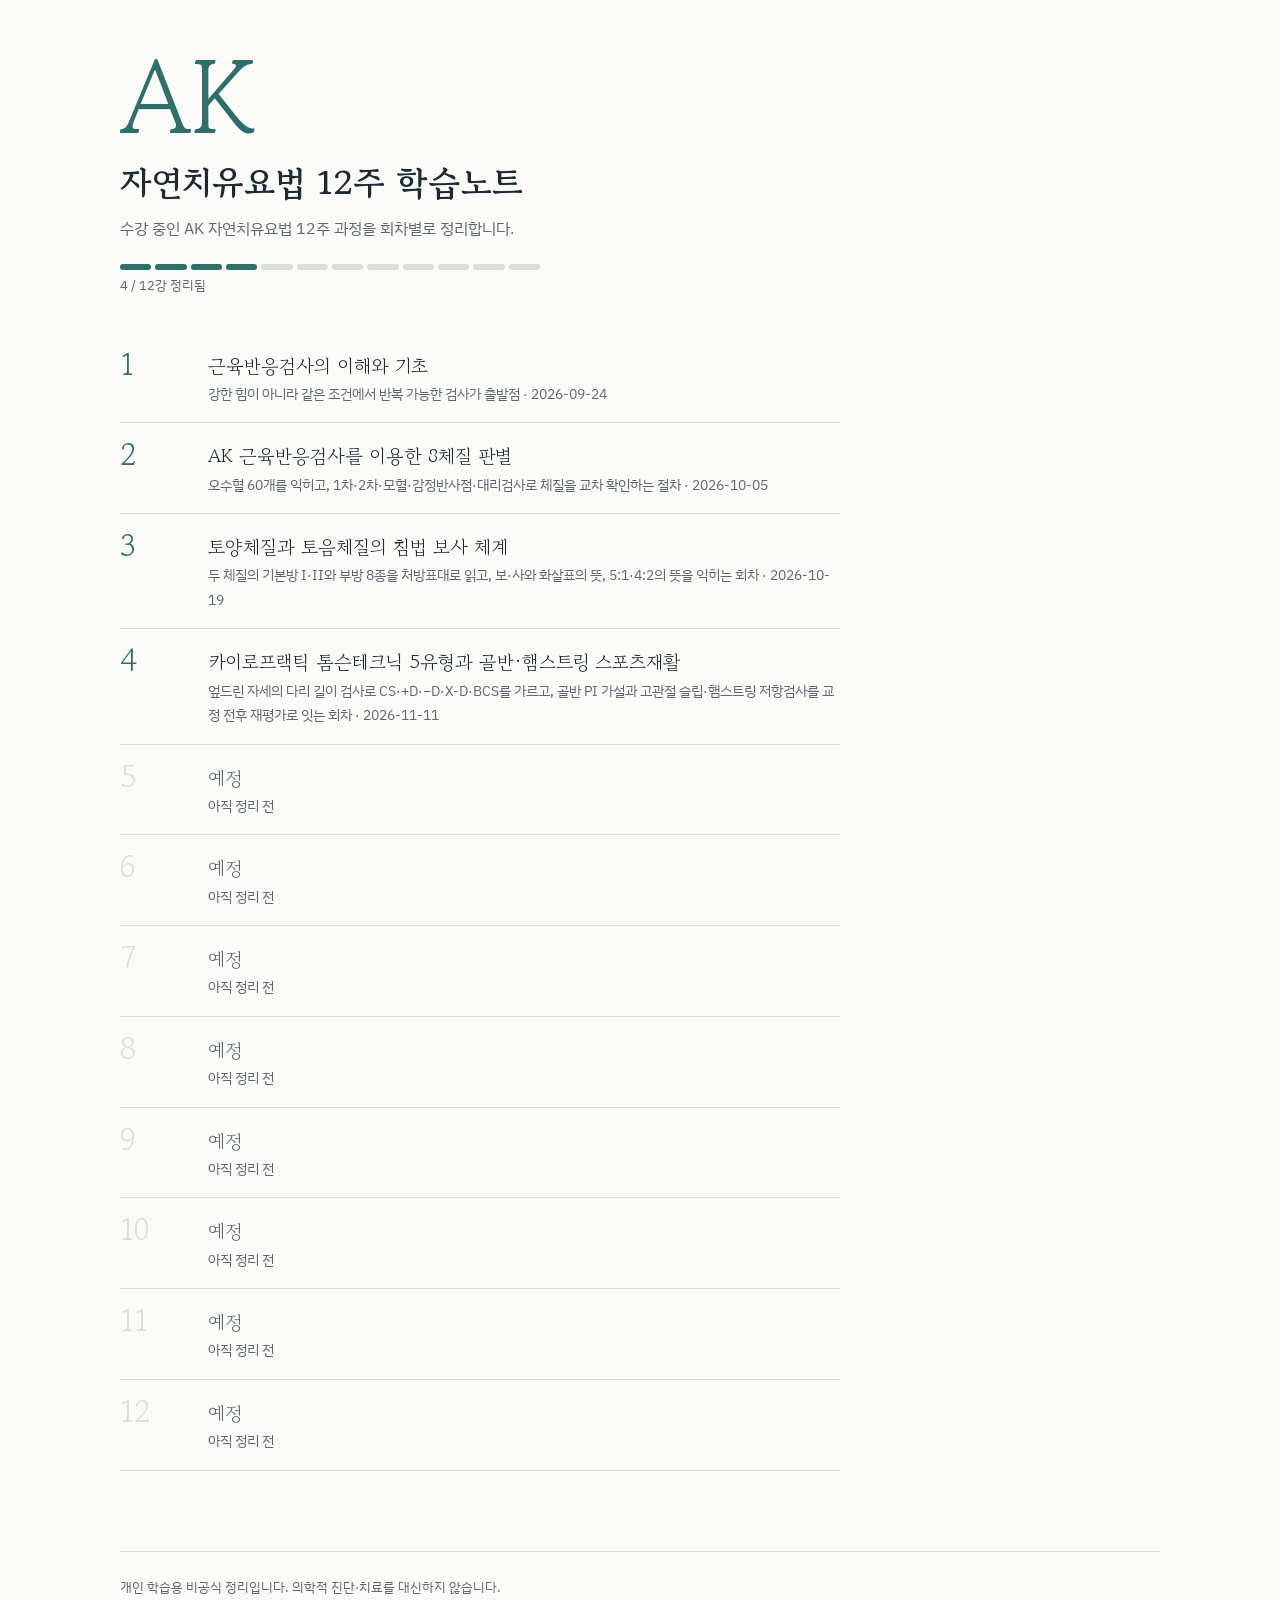
<file: index.html>
<!doctype html><html lang="ko"><head><meta charset="utf-8"><meta name="viewport" content="width=device-width,initial-scale=1,viewport-fit=cover"><title>AK 자연치유요법 학습노트</title><link rel="preconnect" href="https://fonts.googleapis.com"><link rel="preconnect" href="https://fonts.gstatic.com" crossorigin><link href="https://fonts.googleapis.com/css2?family=Gowun+Batang:wght@400;700&family=IBM+Plex+Sans+KR:wght@400;600&display=swap" rel="stylesheet"><link rel="stylesheet" href="assets/style.css"></head><body><div class="wrap"><header class="hero"><p class="num">AK</p><h1>자연치유요법 12주 학습노트</h1><p>수강 중인 AK 자연치유요법 12주 과정을 회차별로 정리합니다.</p><div class="track" aria-hidden="true"><span class="done"></span><span class="done"></span><span class="done"></span><span class="done"></span><span class=""></span><span class=""></span><span class=""></span><span class=""></span><span class=""></span><span class=""></span><span class=""></span><span class=""></span></div><div class="tracklabel">4 / 12강 정리됨</div></header><ol class="course"><li><div class="n">1</div><div><div class="t"><a href="lectures/01.html">근육반응검사의 이해와 기초</a></div><div class="s">강한 힘이 아니라 같은 조건에서 반복 가능한 검사가 출발점 · 2026-09-24</div></div></li><li><div class="n">2</div><div><div class="t"><a href="lectures/02.html">AK 근육반응검사를 이용한 8체질 판별</a></div><div class="s">오수혈 60개를 익히고, 1차·2차·모혈·감정반사점·대리검사로 체질을 교차 확인하는 절차 · 2026-10-05</div></div></li><li><div class="n">3</div><div><div class="t"><a href="lectures/03.html">토양체질과 토음체질의 침법 보사 체계</a></div><div class="s">두 체질의 기본방 I·II와 부방 8종을 처방표대로 읽고, 보·사와 화살표의 뜻, 5:1·4:2의 뜻을 익히는 회차 · 2026-10-19</div></div></li><li><div class="n">4</div><div><div class="t"><a href="lectures/04.html">카이로프랙틱 톰슨테크닉 5유형과 골반·햄스트링 스포츠재활</a></div><div class="s">엎드린 자세의 다리 길이 검사로 CS·+D·−D·X-D·BCS를 가르고, 골반 PI 가설과 고관절 슬립·햄스트링 저항검사를 교정 전후 재평가로 잇는 회차 · 2026-11-11</div></div></li><li class="todo"><div class="n">5</div><div><div class="t">예정</div><div class="s">아직 정리 전</div></div></li><li class="todo"><div class="n">6</div><div><div class="t">예정</div><div class="s">아직 정리 전</div></div></li><li class="todo"><div class="n">7</div><div><div class="t">예정</div><div class="s">아직 정리 전</div></div></li><li class="todo"><div class="n">8</div><div><div class="t">예정</div><div class="s">아직 정리 전</div></div></li><li class="todo"><div class="n">9</div><div><div class="t">예정</div><div class="s">아직 정리 전</div></div></li><li class="todo"><div class="n">10</div><div><div class="t">예정</div><div class="s">아직 정리 전</div></div></li><li class="todo"><div class="n">11</div><div><div class="t">예정</div><div class="s">아직 정리 전</div></div></li><li class="todo"><div class="n">12</div><div><div class="t">예정</div><div class="s">아직 정리 전</div></div></li></ol><footer>개인 학습용 비공식 정리입니다. 의학적 진단·치료를 대신하지 않습니다.</footer></div></body></html>
</file>
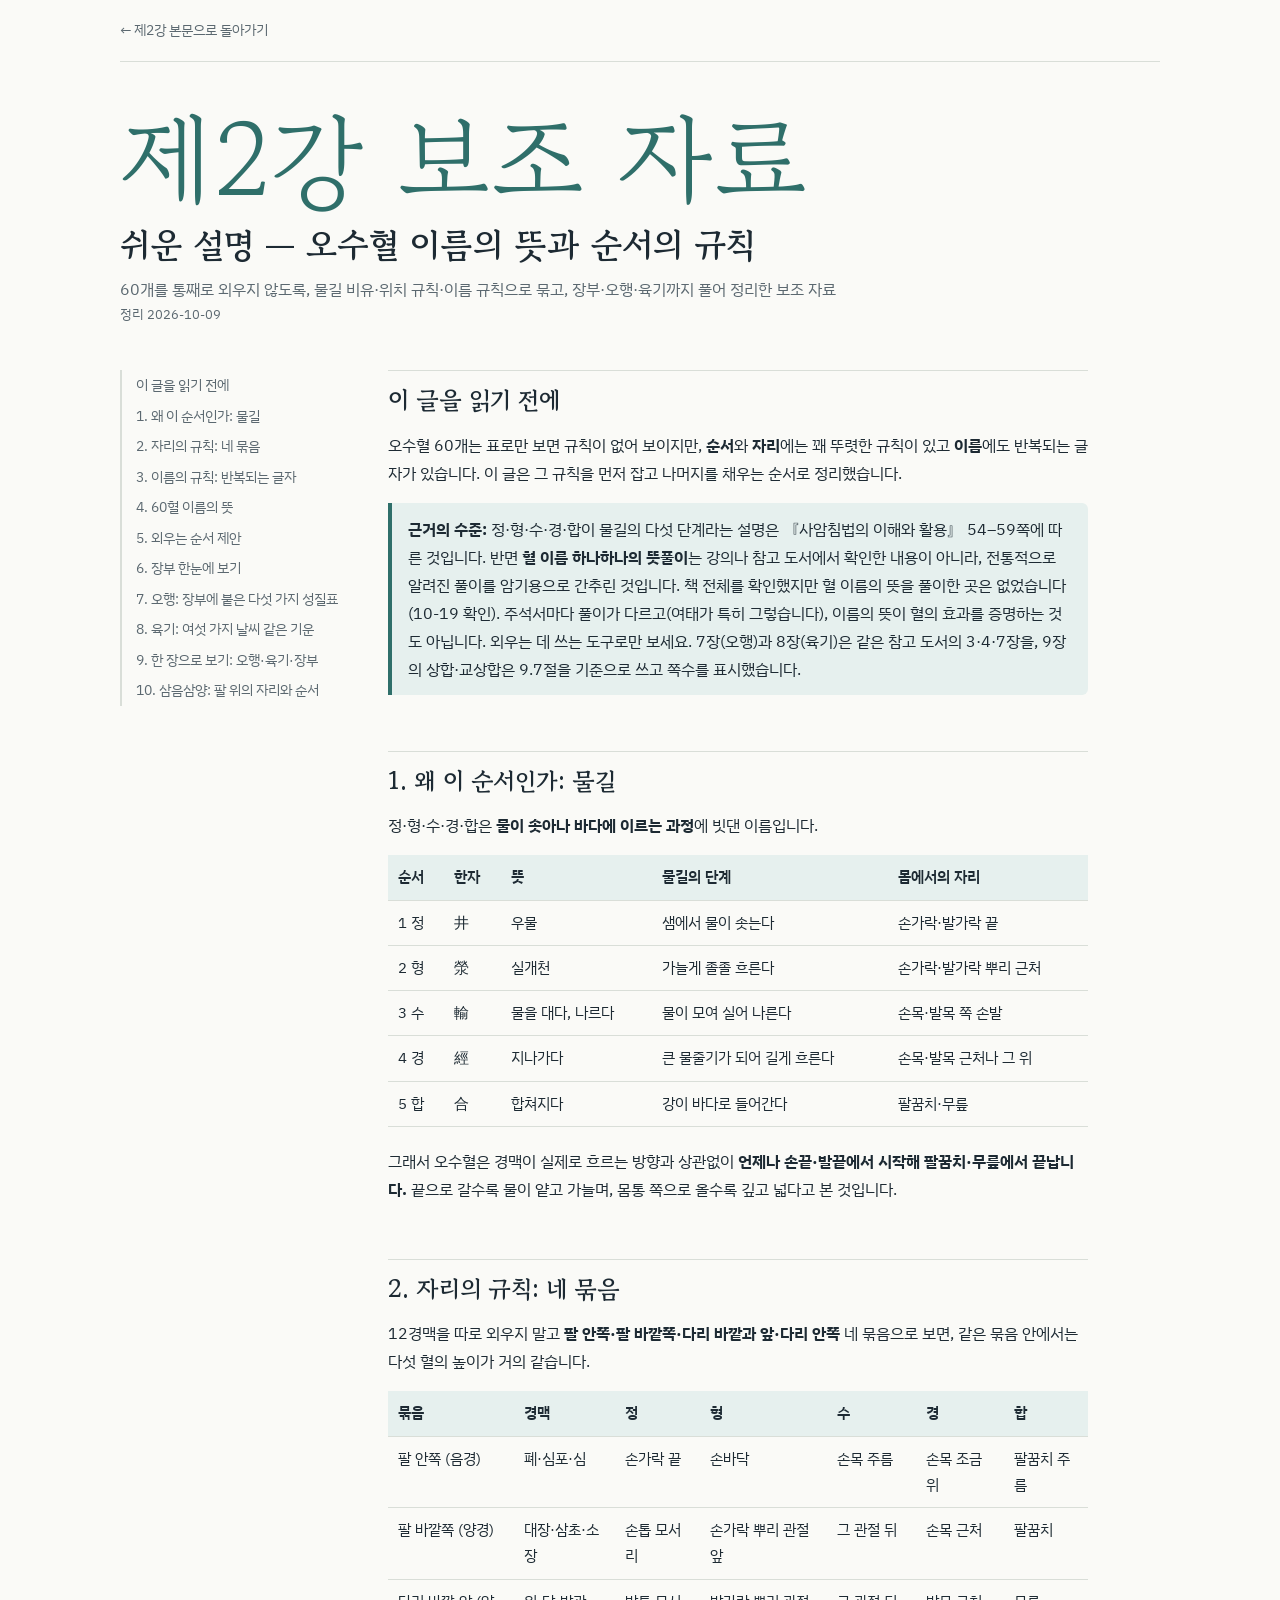
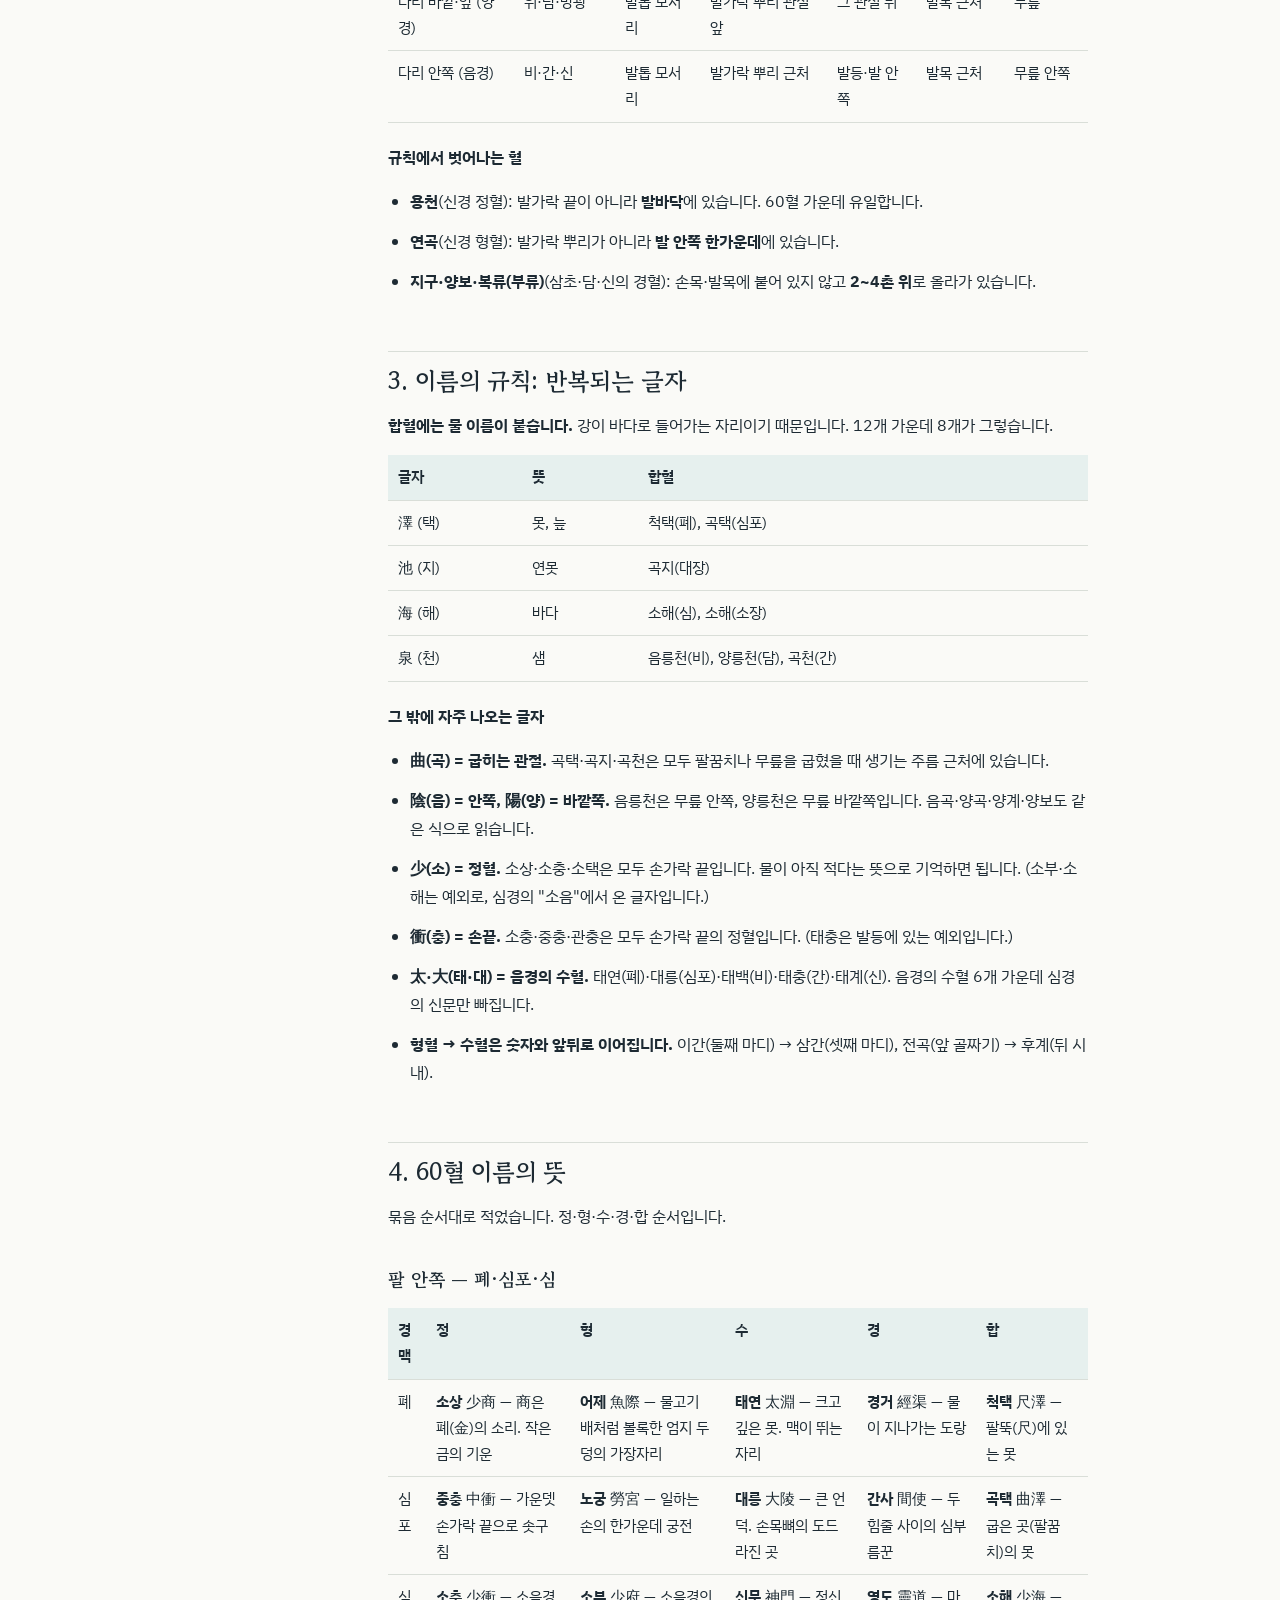
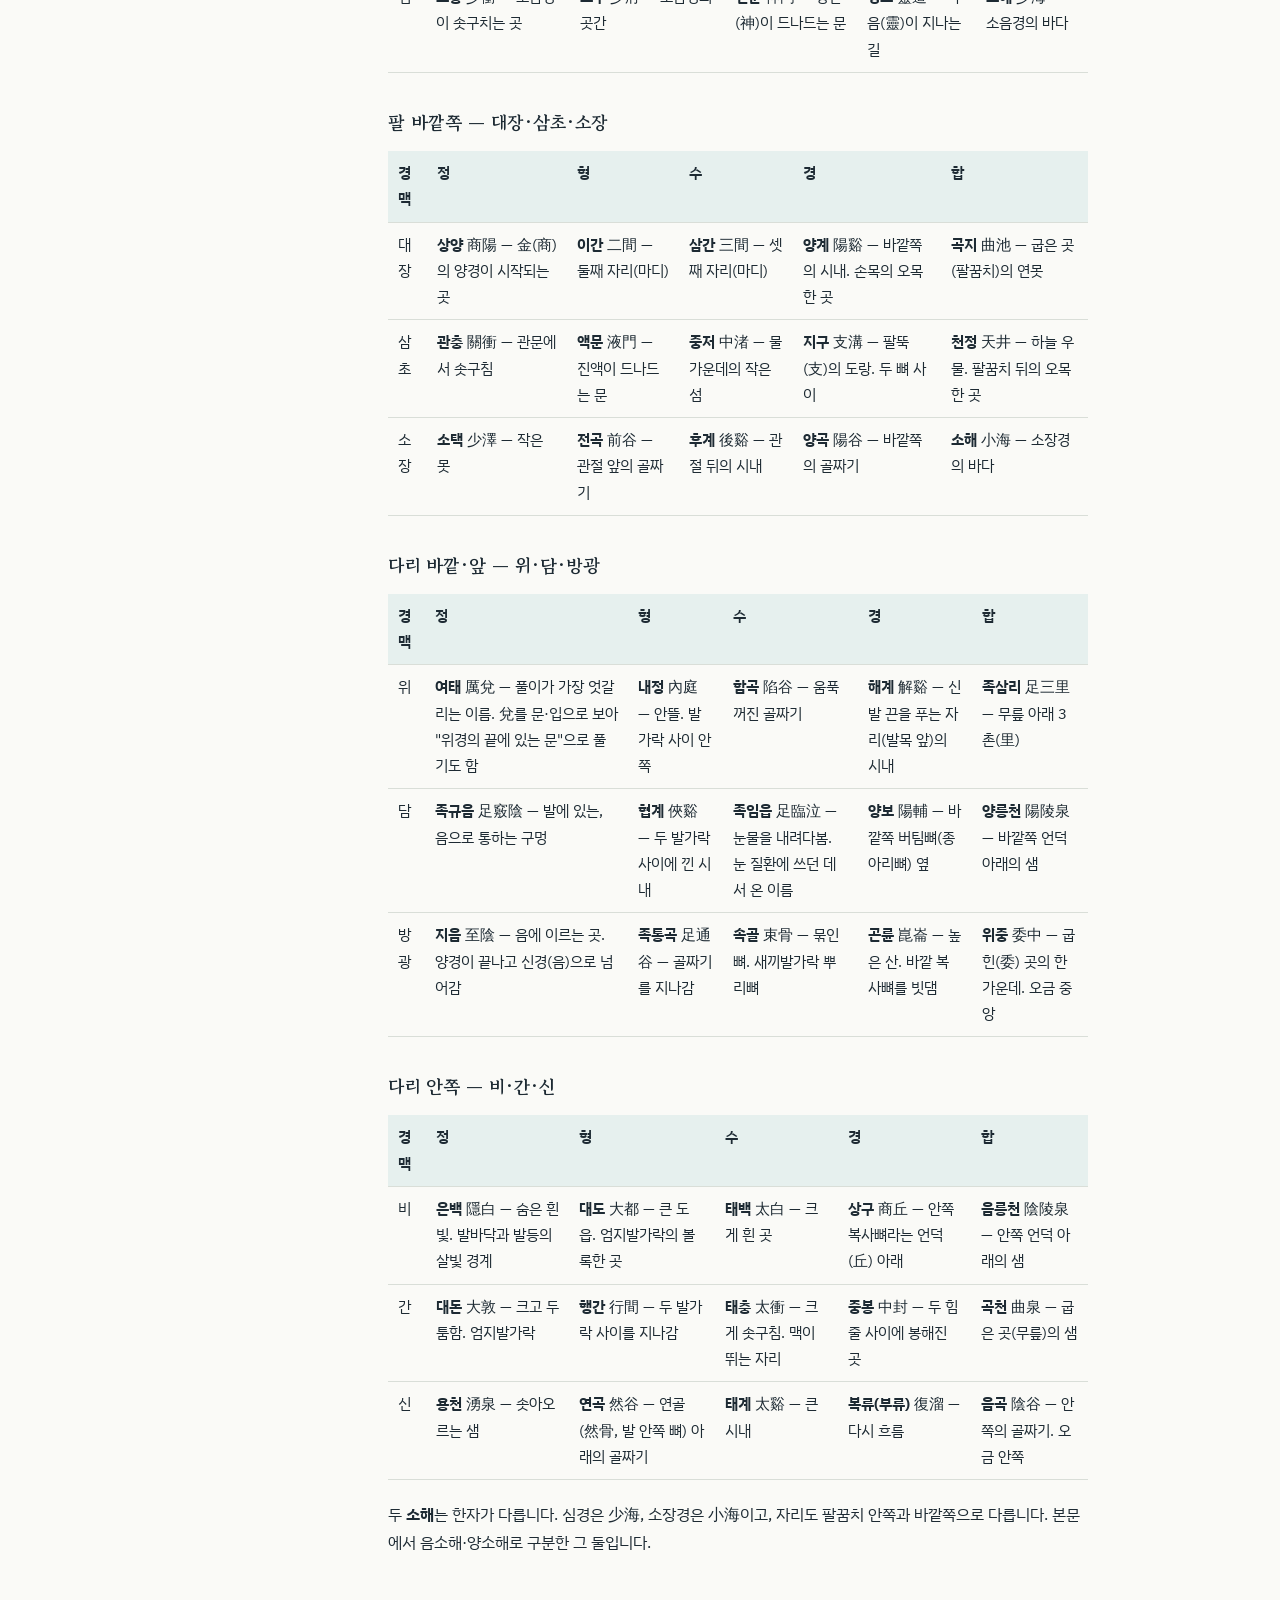
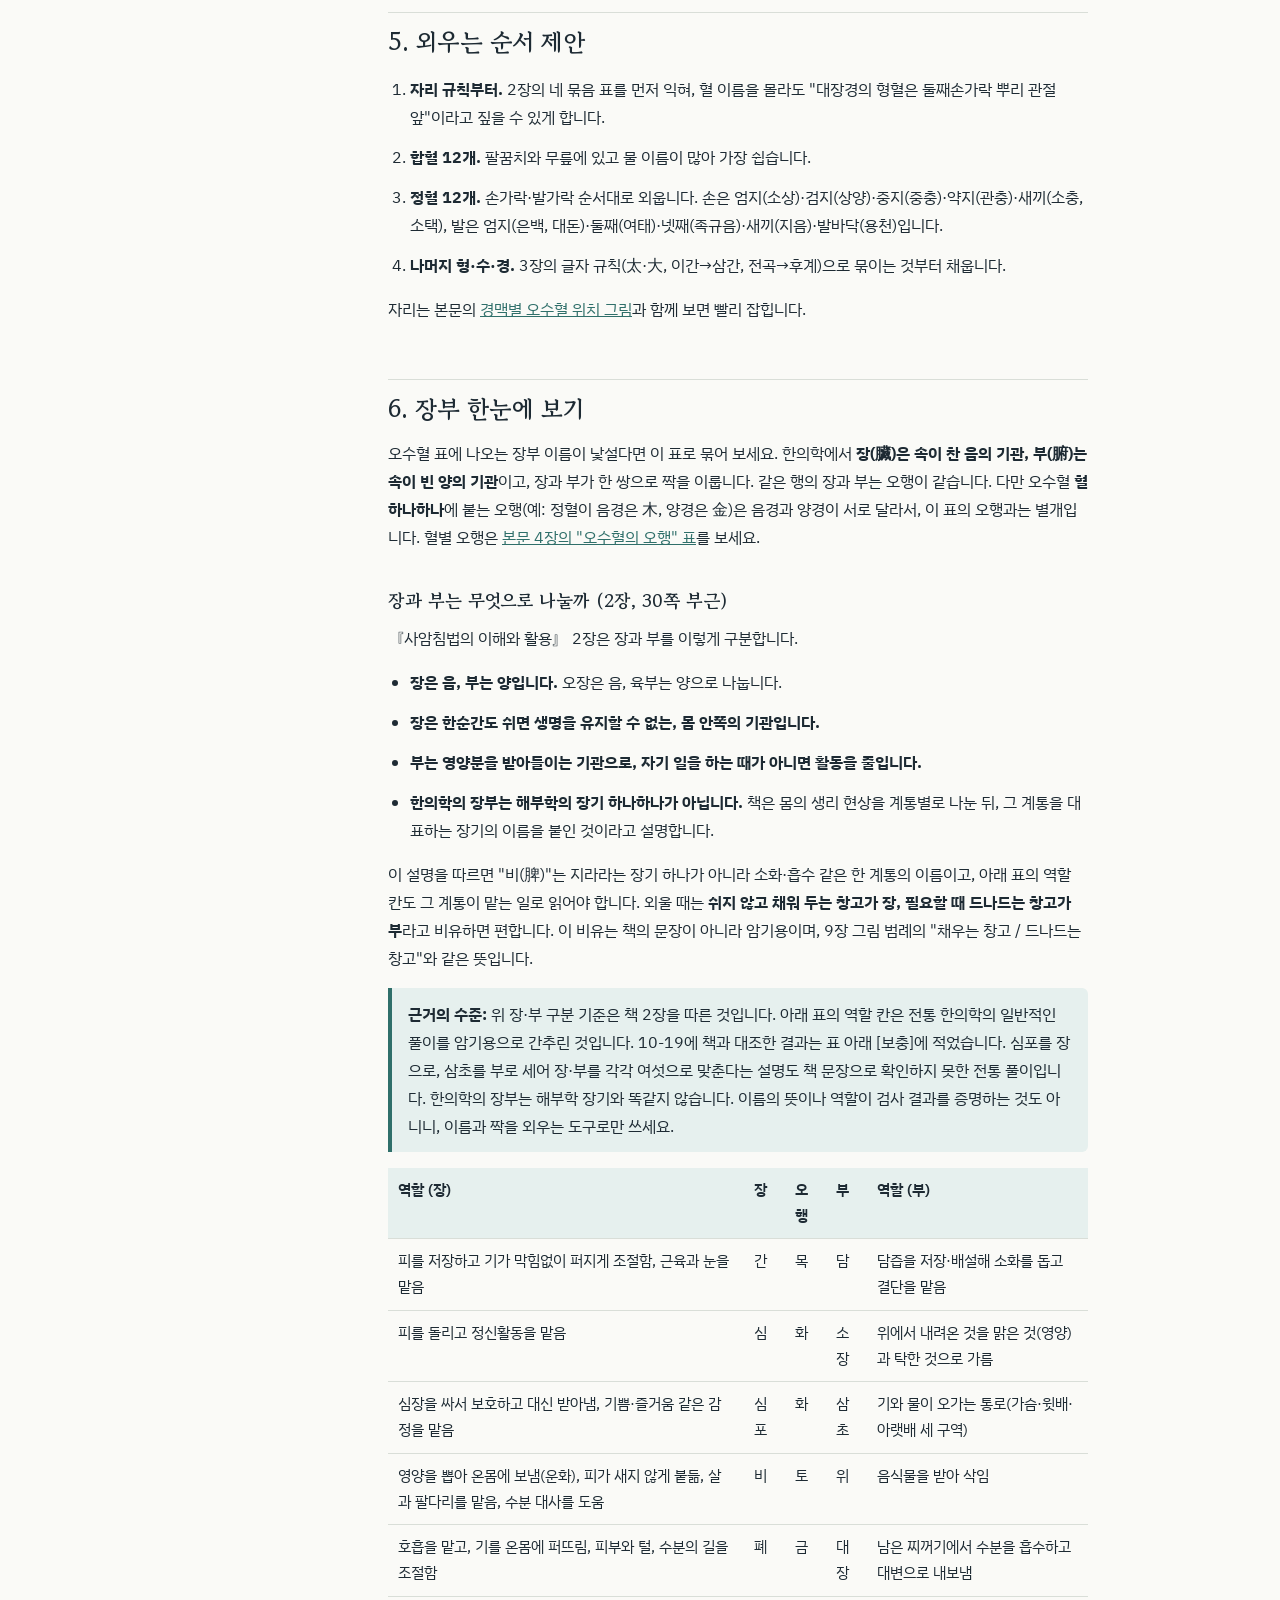
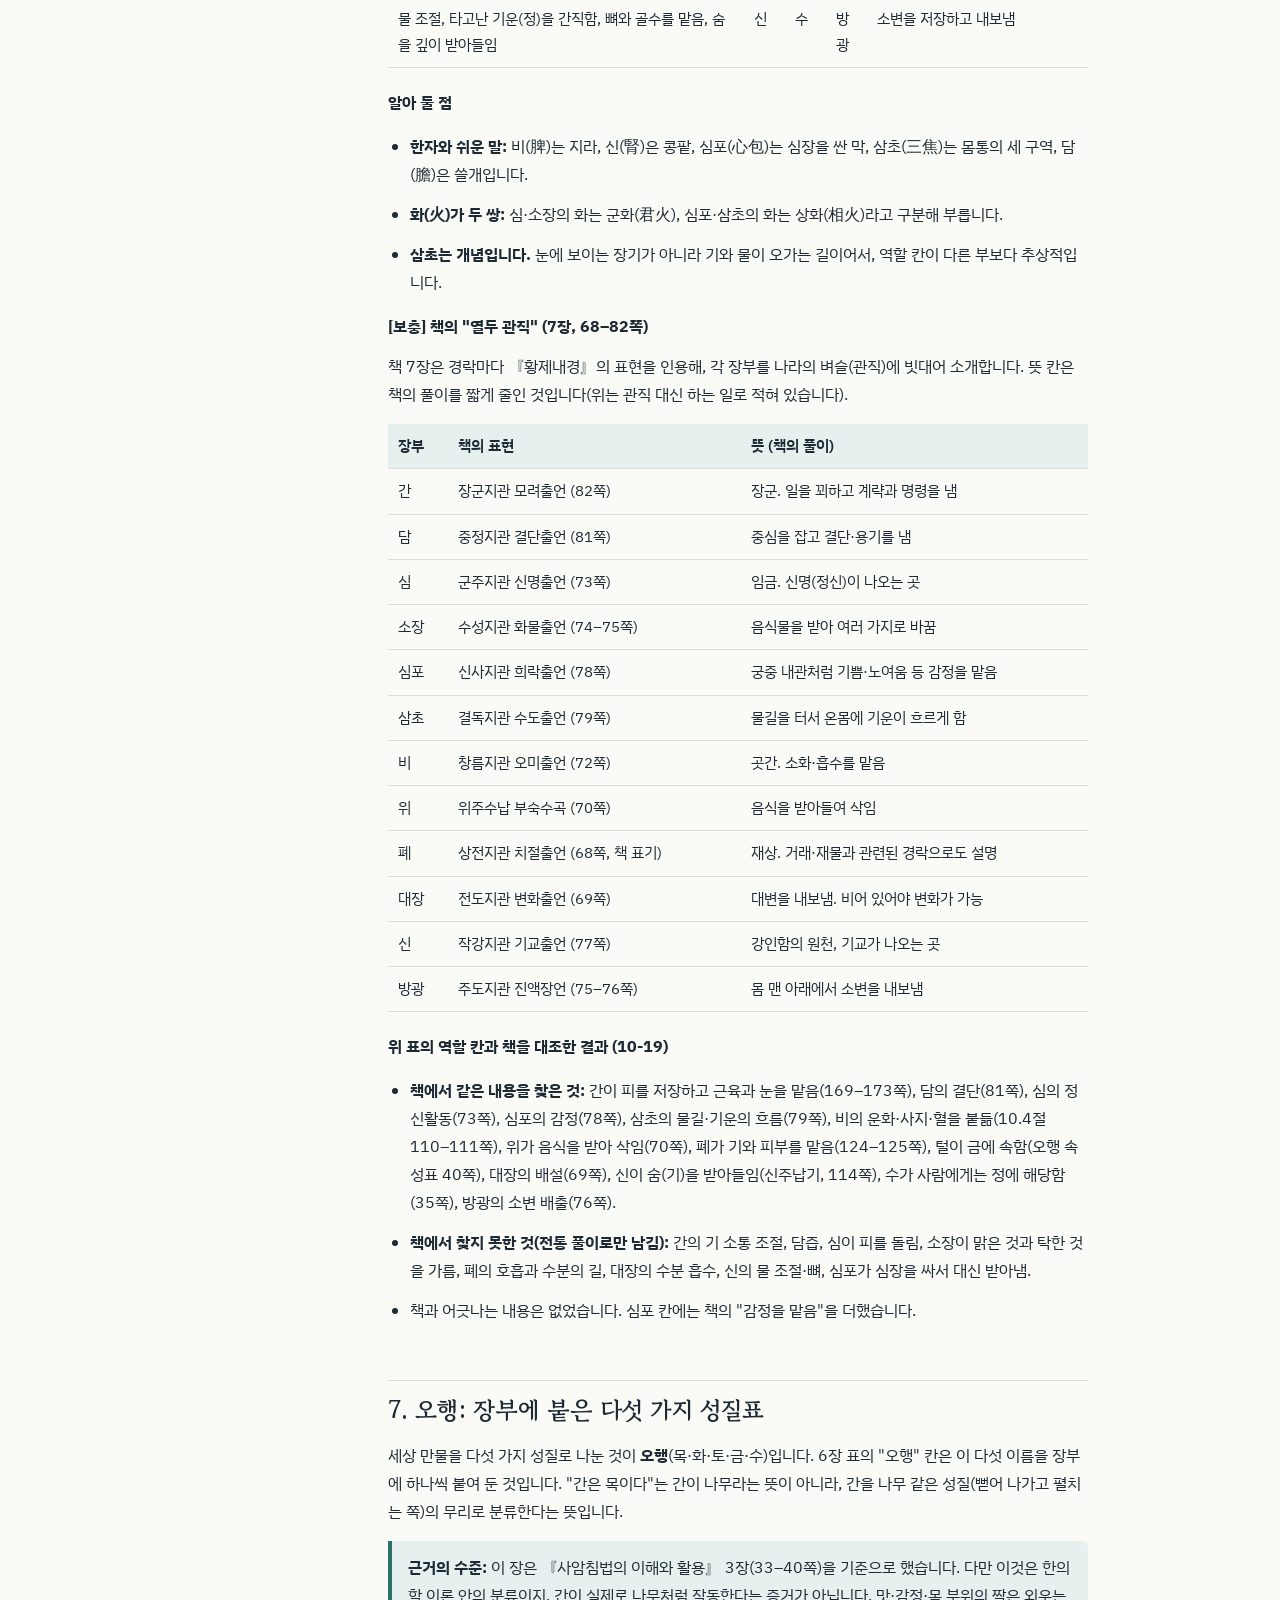
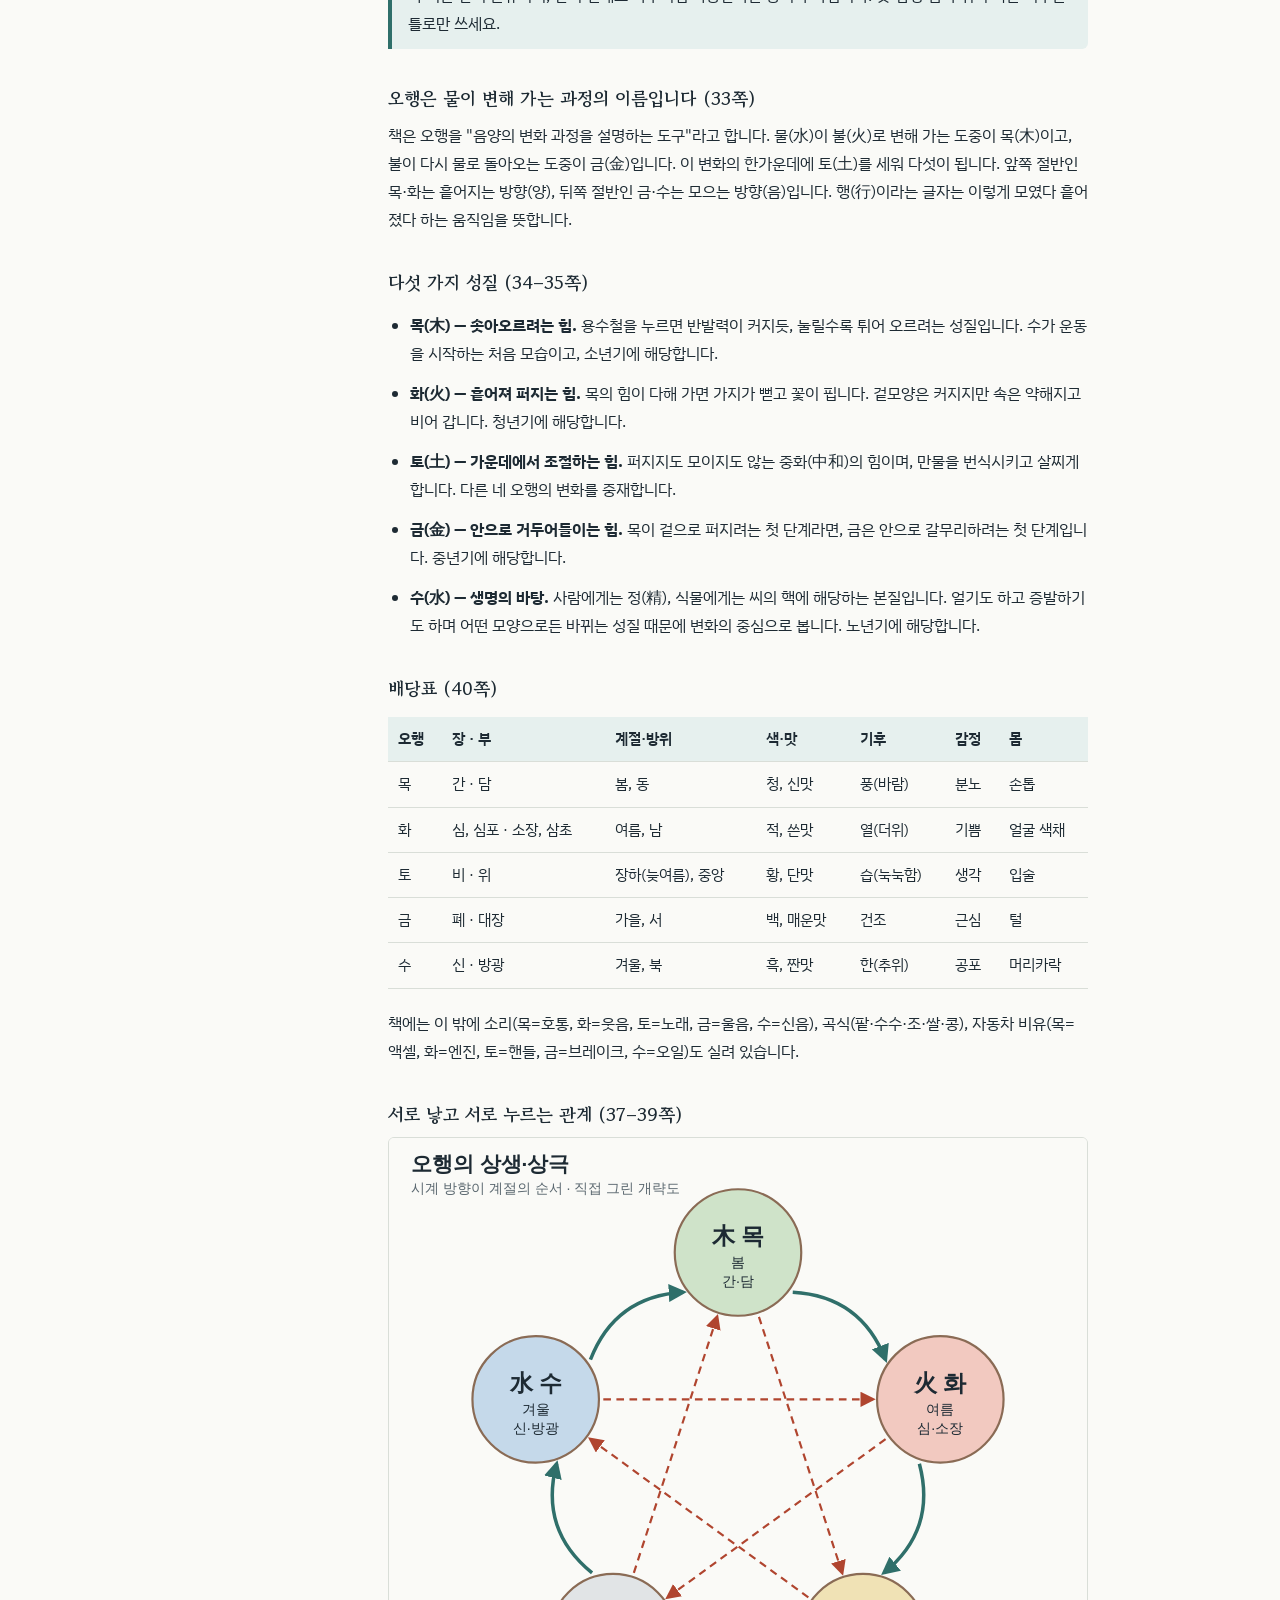
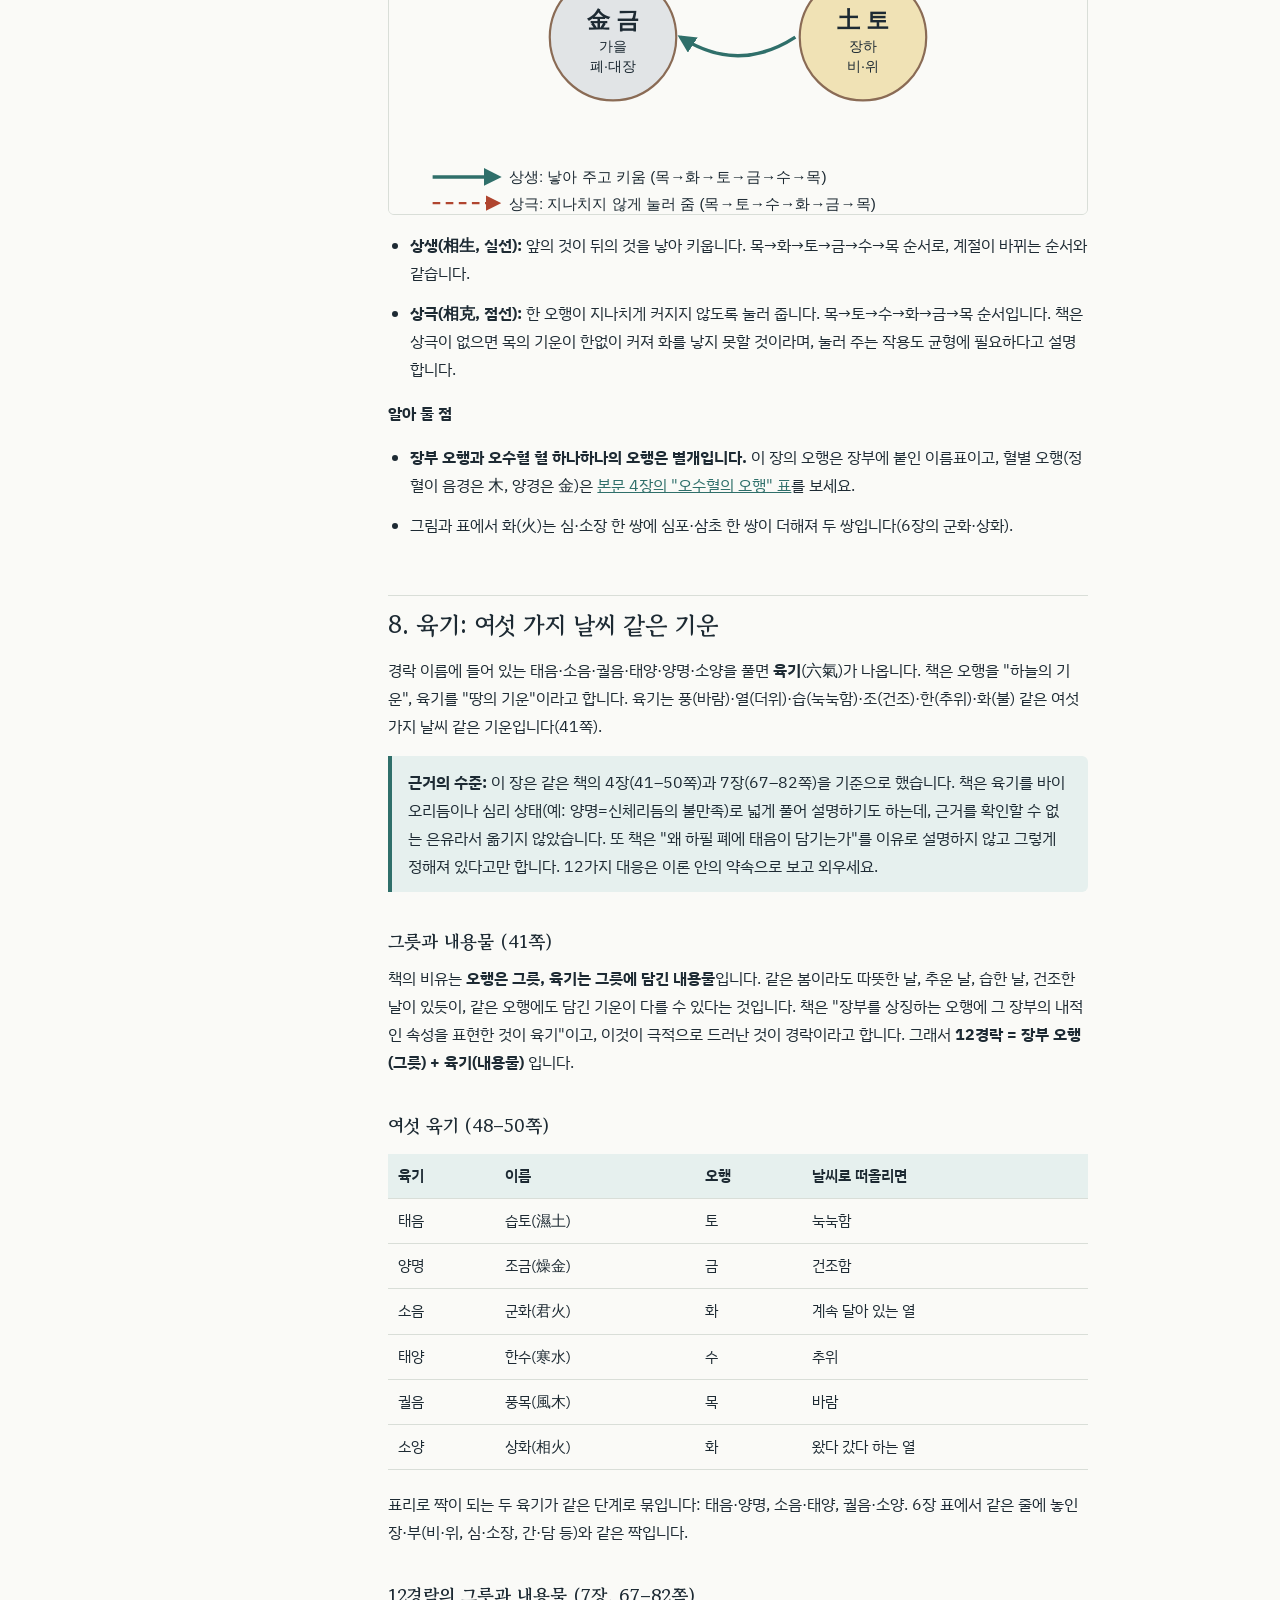
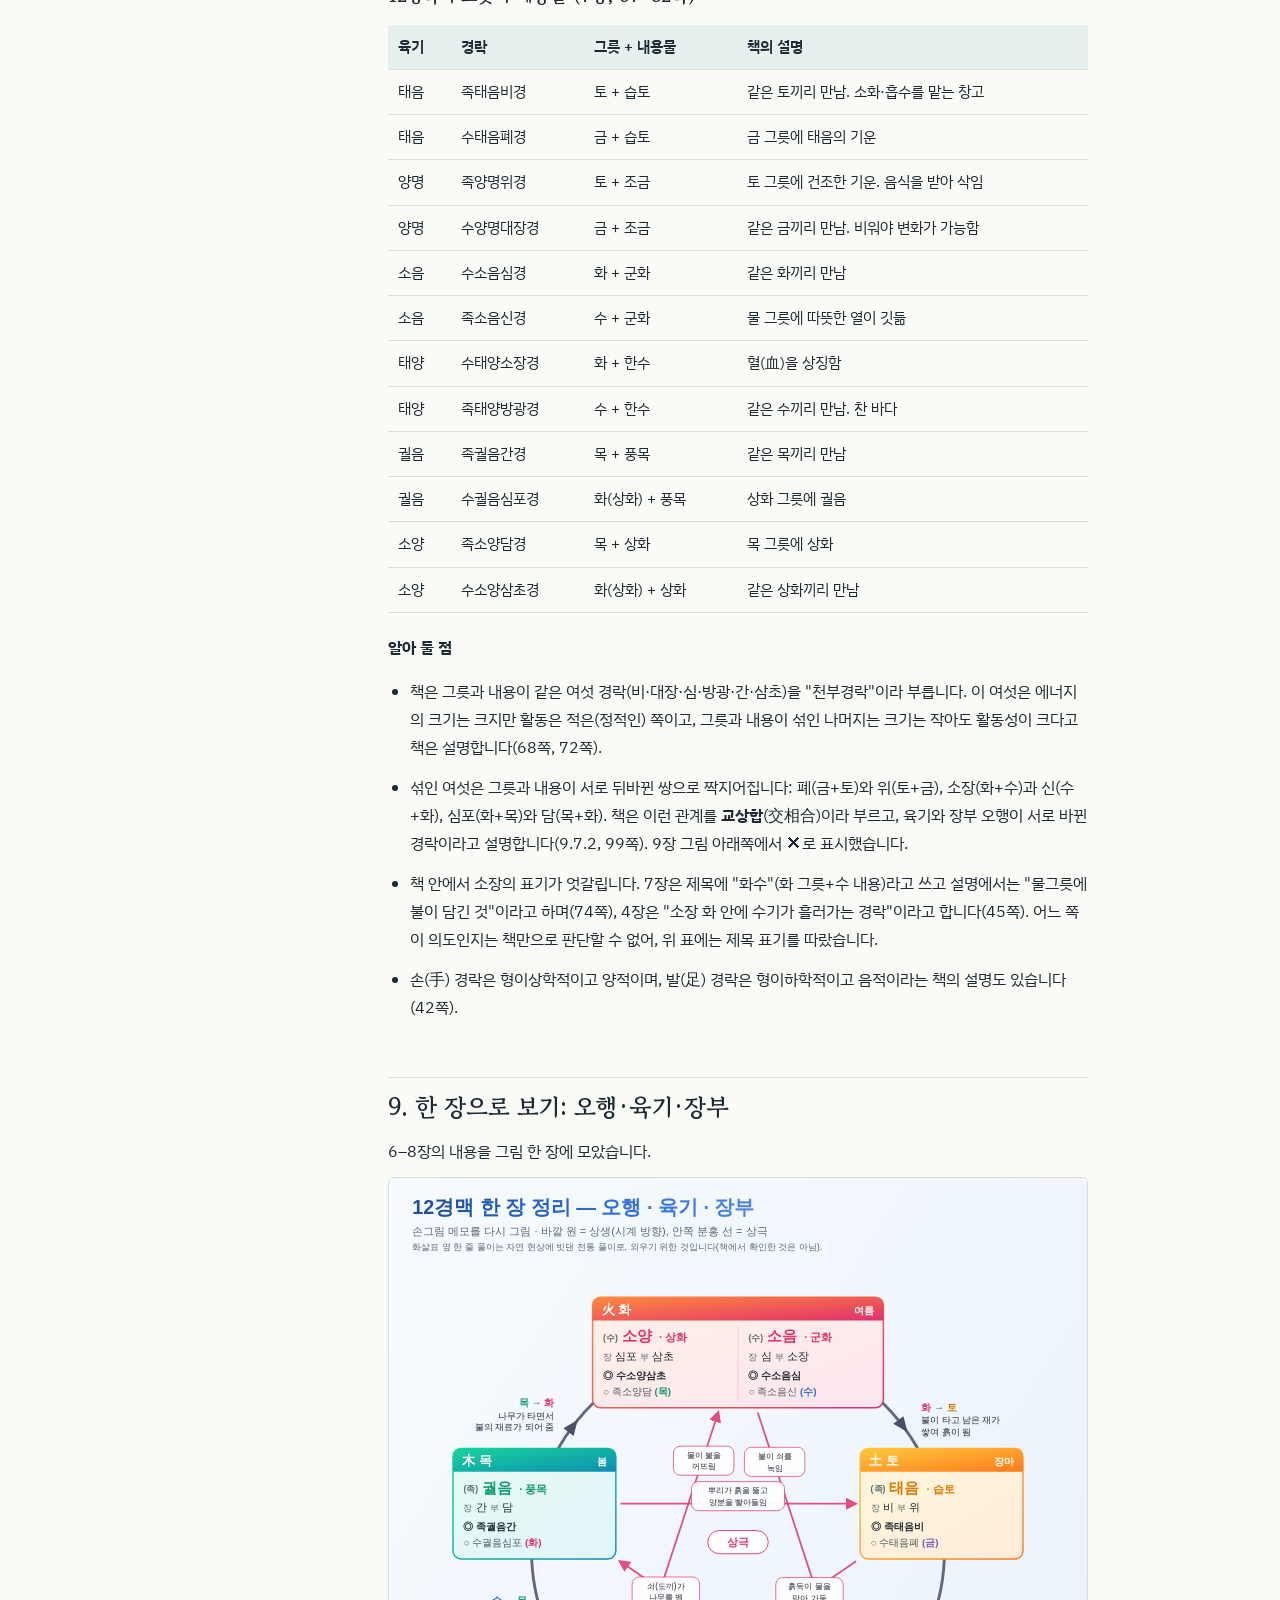
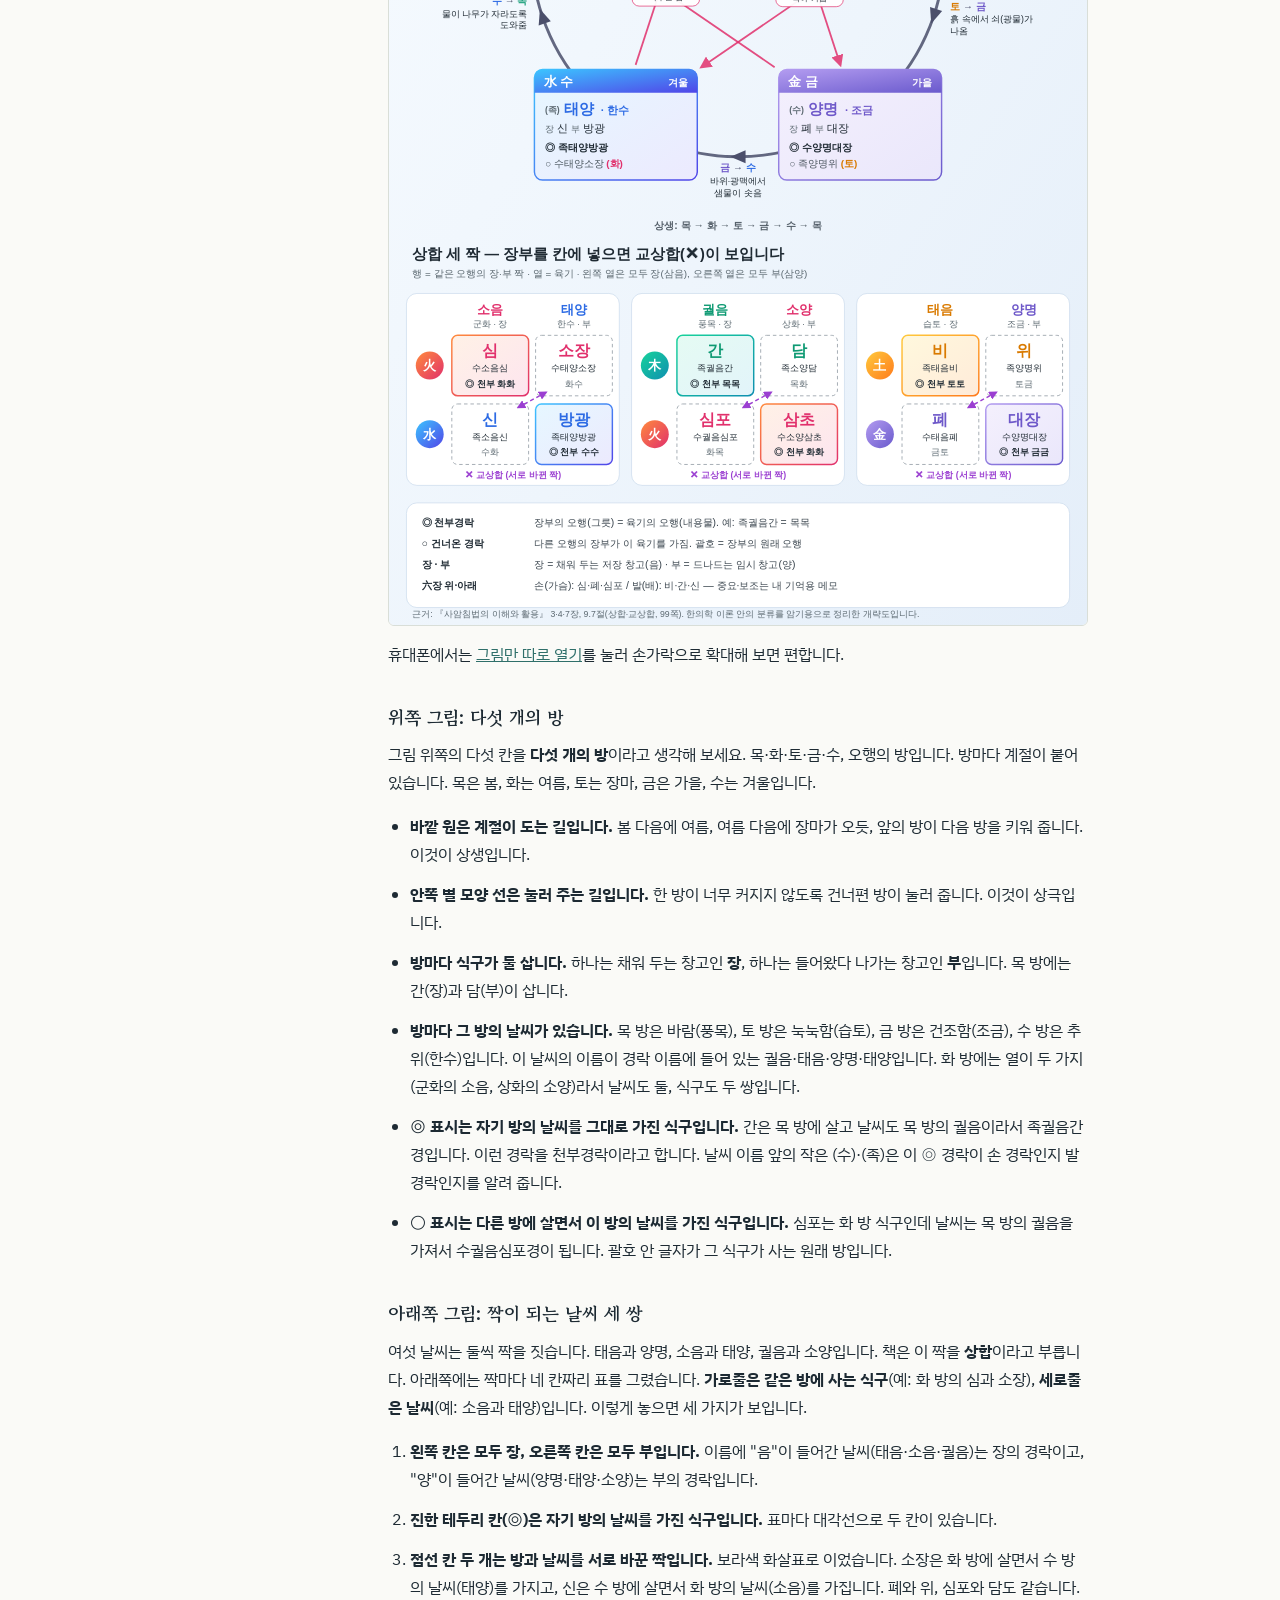
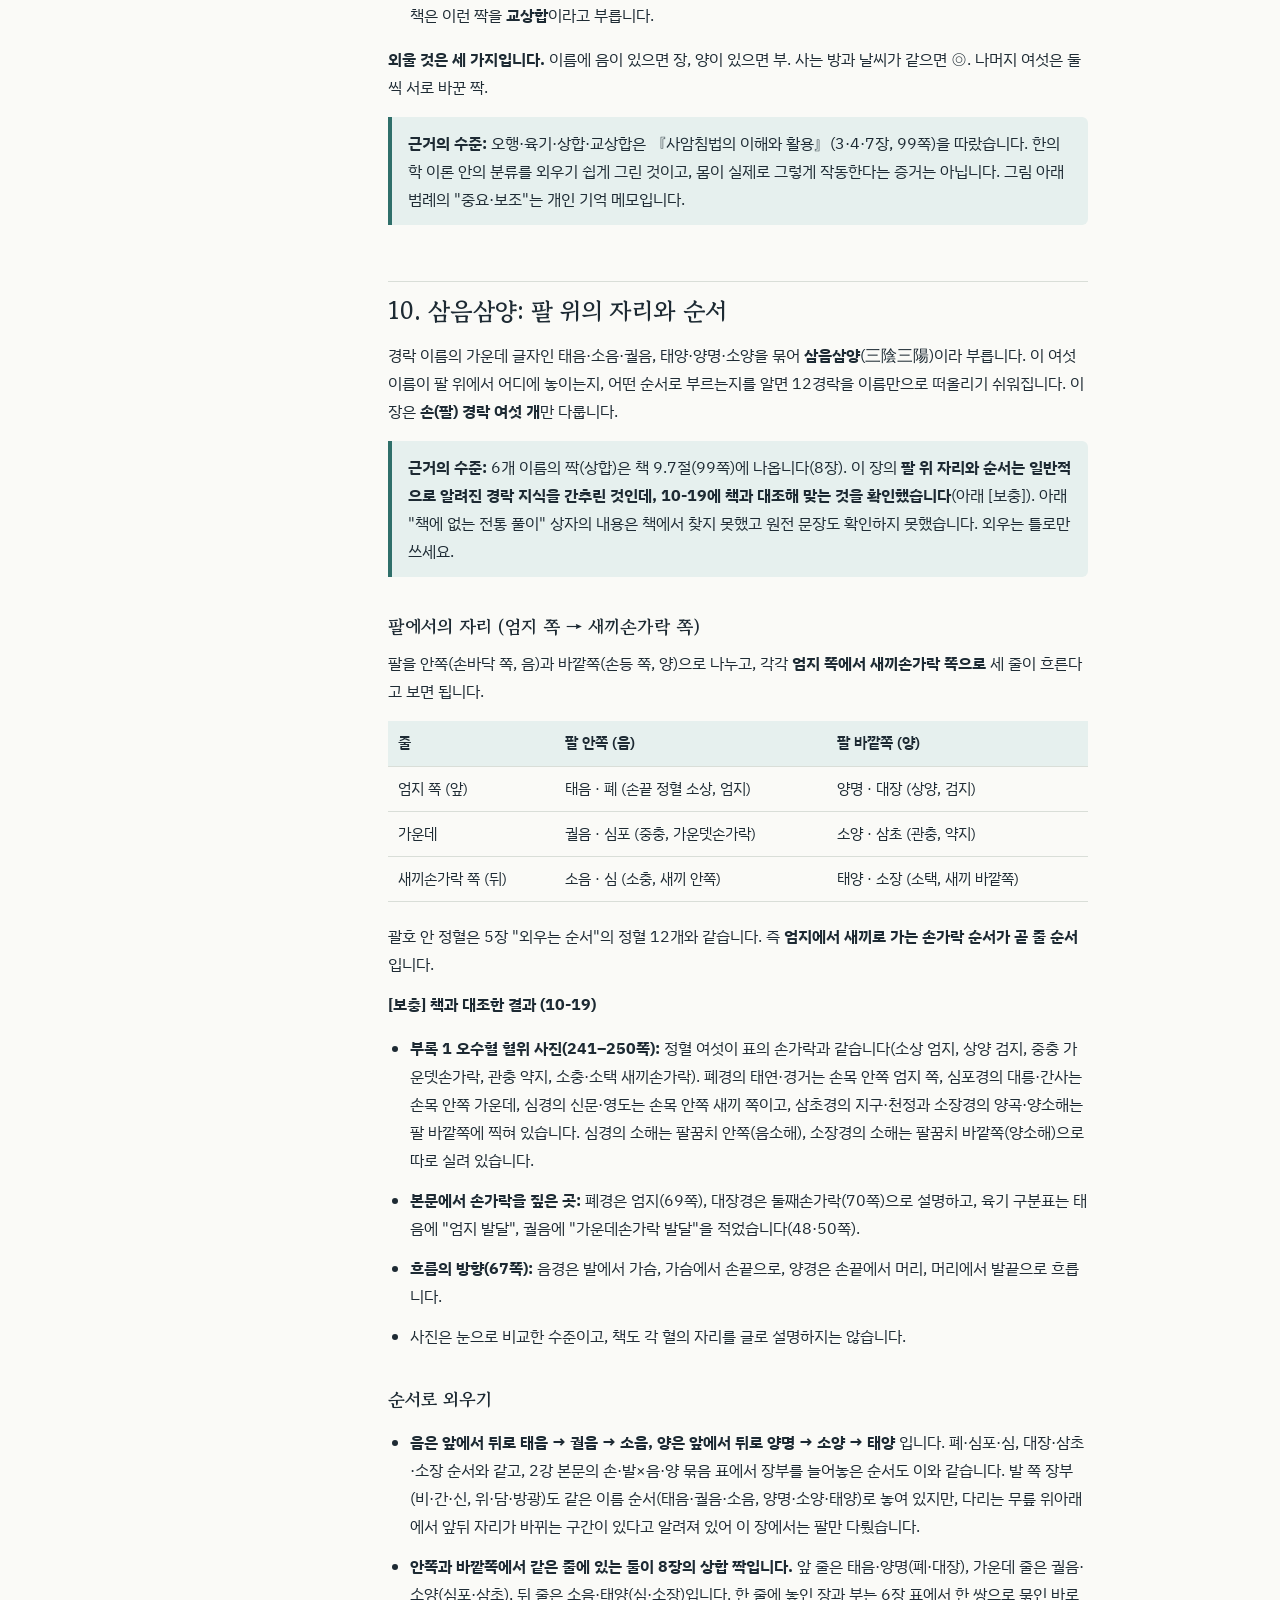
<file: lectures/02-osuhyeol.html>
<!doctype html><html lang="ko"><head><meta charset="utf-8"><meta name="viewport" content="width=device-width,initial-scale=1,viewport-fit=cover"><title>쉬운 설명 — 오수혈 이름의 뜻과 순서의 규칙 — AK 학습노트</title><link rel="preconnect" href="https://fonts.googleapis.com"><link rel="preconnect" href="https://fonts.gstatic.com" crossorigin><link href="https://fonts.googleapis.com/css2?family=Gowun+Batang:wght@400;700&family=IBM+Plex+Sans+KR:wght@400;600&display=swap" rel="stylesheet"><link rel="stylesheet" href="../assets/style.css"></head><body><div class="wrap"><nav class="top"><a href="02.html#4-12">← 제2강 본문으로 돌아가기</a></nav><header class="hero"><p class="num">제2강 보조 자료</p><h1>쉬운 설명 — 오수혈 이름의 뜻과 순서의 규칙</h1><p>60개를 통째로 외우지 않도록, 물길 비유·위치 규칙·이름 규칙으로 묶고, 장부·오행·육기까지 풀어 정리한 보조 자료</p><div class="tracklabel">정리 2026-10-09</div></header><div class="layout"><nav class="toc" aria-label="목차"><a href="#_1">이 글을 읽기 전에</a><a href="#1">1. 왜 이 순서인가: 물길</a><a href="#2">2. 자리의 규칙: 네 묶음</a><a href="#3">3. 이름의 규칙: 반복되는 글자</a><a href="#4-60">4. 60혈 이름의 뜻</a><a href="#5">5. 외우는 순서 제안</a><a href="#6">6. 장부 한눈에 보기</a><a href="#7">7. 오행: 장부에 붙은 다섯 가지 성질표</a><a href="#8">8. 육기: 여섯 가지 날씨 같은 기운</a><a href="#9">9. 한 장으로 보기: 오행·육기·장부</a><a href="#10">10. 삼음삼양: 팔 위의 자리와 순서</a></nav><article><h2 id="_1">이 글을 읽기 전에</h2>
<p>오수혈 60개는 표로만 보면 규칙이 없어 보이지만, <strong>순서</strong>와 <strong>자리</strong>에는 꽤 뚜렷한 규칙이 있고 <strong>이름</strong>에도 반복되는 글자가 있습니다. 이 글은 그 규칙을 먼저 잡고 나머지를 채우는 순서로 정리했습니다.</p>
<blockquote>
<p><strong>근거의 수준:</strong> 정·형·수·경·합이 물길의 다섯 단계라는 설명은 『사암침법의 이해와 활용』 54–59쪽에 따른 것입니다. 반면 <strong>혈 이름 하나하나의 뜻풀이</strong>는 강의나 참고 도서에서 확인한 내용이 아니라, 전통적으로 알려진 풀이를 암기용으로 간추린 것입니다. 책 전체를 확인했지만 혈 이름의 뜻을 풀이한 곳은 없었습니다(10-19 확인). 주석서마다 풀이가 다르고(여태가 특히 그렇습니다), 이름의 뜻이 혈의 효과를 증명하는 것도 아닙니다. 외우는 데 쓰는 도구로만 보세요. 7장(오행)과 8장(육기)은 같은 참고 도서의 3·4·7장을, 9장의 상합·교상합은 9.7절을 기준으로 쓰고 쪽수를 표시했습니다.</p>
</blockquote>
<h2 id="1">1. 왜 이 순서인가: 물길</h2>
<p>정·형·수·경·합은 <strong>물이 솟아나 바다에 이르는 과정</strong>에 빗댄 이름입니다.</p>
<div class="tbl"><table>
<thead>
<tr>
<th>순서</th>
<th>한자</th>
<th>뜻</th>
<th>물길의 단계</th>
<th>몸에서의 자리</th>
</tr>
</thead>
<tbody>
<tr>
<td>1 정</td>
<td>井</td>
<td>우물</td>
<td>샘에서 물이 솟는다</td>
<td>손가락·발가락 끝</td>
</tr>
<tr>
<td>2 형</td>
<td>滎</td>
<td>실개천</td>
<td>가늘게 졸졸 흐른다</td>
<td>손가락·발가락 뿌리 근처</td>
</tr>
<tr>
<td>3 수</td>
<td>輸</td>
<td>물을 대다, 나르다</td>
<td>물이 모여 실어 나른다</td>
<td>손목·발목 쪽 손발</td>
</tr>
<tr>
<td>4 경</td>
<td>經</td>
<td>지나가다</td>
<td>큰 물줄기가 되어 길게 흐른다</td>
<td>손목·발목 근처나 그 위</td>
</tr>
<tr>
<td>5 합</td>
<td>合</td>
<td>합쳐지다</td>
<td>강이 바다로 들어간다</td>
<td>팔꿈치·무릎</td>
</tr>
</tbody>
</table></div>
<p>그래서 오수혈은 경맥이 실제로 흐르는 방향과 상관없이 <strong>언제나 손끝·발끝에서 시작해 팔꿈치·무릎에서 끝납니다.</strong> 끝으로 갈수록 물이 얕고 가늘며, 몸통 쪽으로 올수록 깊고 넓다고 본 것입니다.</p>
<h2 id="2">2. 자리의 규칙: 네 묶음</h2>
<p>12경맥을 따로 외우지 말고 <strong>팔 안쪽·팔 바깥쪽·다리 바깥과 앞·다리 안쪽</strong> 네 묶음으로 보면, 같은 묶음 안에서는 다섯 혈의 높이가 거의 같습니다.</p>
<div class="tbl"><table>
<thead>
<tr>
<th>묶음</th>
<th>경맥</th>
<th>정</th>
<th>형</th>
<th>수</th>
<th>경</th>
<th>합</th>
</tr>
</thead>
<tbody>
<tr>
<td>팔 안쪽 (음경)</td>
<td>폐·심포·심</td>
<td>손가락 끝</td>
<td>손바닥</td>
<td>손목 주름</td>
<td>손목 조금 위</td>
<td>팔꿈치 주름</td>
</tr>
<tr>
<td>팔 바깥쪽 (양경)</td>
<td>대장·삼초·소장</td>
<td>손톱 모서리</td>
<td>손가락 뿌리 관절 앞</td>
<td>그 관절 뒤</td>
<td>손목 근처</td>
<td>팔꿈치</td>
</tr>
<tr>
<td>다리 바깥·앞 (양경)</td>
<td>위·담·방광</td>
<td>발톱 모서리</td>
<td>발가락 뿌리 관절 앞</td>
<td>그 관절 뒤</td>
<td>발목 근처</td>
<td>무릎</td>
</tr>
<tr>
<td>다리 안쪽 (음경)</td>
<td>비·간·신</td>
<td>발톱 모서리</td>
<td>발가락 뿌리 근처</td>
<td>발등·발 안쪽</td>
<td>발목 근처</td>
<td>무릎 안쪽</td>
</tr>
</tbody>
</table></div>
<p><strong>규칙에서 벗어나는 혈</strong></p>
<ul>
<li><strong>용천</strong>(신경 정혈): 발가락 끝이 아니라 <strong>발바닥</strong>에 있습니다. 60혈 가운데 유일합니다.</li>
<li><strong>연곡</strong>(신경 형혈): 발가락 뿌리가 아니라 <strong>발 안쪽 한가운데</strong>에 있습니다.</li>
<li><strong>지구·양보·복류(부류)</strong>(삼초·담·신의 경혈): 손목·발목에 붙어 있지 않고 <strong>2~4촌 위</strong>로 올라가 있습니다.</li>
</ul>
<h2 id="3">3. 이름의 규칙: 반복되는 글자</h2>
<p><strong>합혈에는 물 이름이 붙습니다.</strong> 강이 바다로 들어가는 자리이기 때문입니다. 12개 가운데 8개가 그렇습니다.</p>
<div class="tbl"><table>
<thead>
<tr>
<th>글자</th>
<th>뜻</th>
<th>합혈</th>
</tr>
</thead>
<tbody>
<tr>
<td>澤 (택)</td>
<td>못, 늪</td>
<td>척택(폐), 곡택(심포)</td>
</tr>
<tr>
<td>池 (지)</td>
<td>연못</td>
<td>곡지(대장)</td>
</tr>
<tr>
<td>海 (해)</td>
<td>바다</td>
<td>소해(심), 소해(소장)</td>
</tr>
<tr>
<td>泉 (천)</td>
<td>샘</td>
<td>음릉천(비), 양릉천(담), 곡천(간)</td>
</tr>
</tbody>
</table></div>
<p><strong>그 밖에 자주 나오는 글자</strong></p>
<ul>
<li><strong>曲(곡) = 굽히는 관절.</strong> 곡택·곡지·곡천은 모두 팔꿈치나 무릎을 굽혔을 때 생기는 주름 근처에 있습니다.</li>
<li><strong>陰(음) = 안쪽, 陽(양) = 바깥쪽.</strong> 음릉천은 무릎 안쪽, 양릉천은 무릎 바깥쪽입니다. 음곡·양곡·양계·양보도 같은 식으로 읽습니다.</li>
<li><strong>少(소) = 정혈.</strong> 소상·소충·소택은 모두 손가락 끝입니다. 물이 아직 적다는 뜻으로 기억하면 됩니다. (소부·소해는 예외로, 심경의 "소음"에서 온 글자입니다.)</li>
<li><strong>衝(충) = 손끝.</strong> 소충·중충·관충은 모두 손가락 끝의 정혈입니다. (태충은 발등에 있는 예외입니다.)</li>
<li><strong>太·大(태·대) = 음경의 수혈.</strong> 태연(폐)·대릉(심포)·태백(비)·태충(간)·태계(신). 음경의 수혈 6개 가운데 심경의 신문만 빠집니다.</li>
<li><strong>형혈 → 수혈은 숫자와 앞뒤로 이어집니다.</strong> 이간(둘째 마디) → 삼간(셋째 마디), 전곡(앞 골짜기) → 후계(뒤 시내).</li>
</ul>
<h2 id="4-60">4. 60혈 이름의 뜻</h2>
<p>묶음 순서대로 적었습니다. 정·형·수·경·합 순서입니다.</p>
<h3 id="_2">팔 안쪽 — 폐·심포·심</h3>
<div class="tbl"><table>
<thead>
<tr>
<th>경맥</th>
<th>정</th>
<th>형</th>
<th>수</th>
<th>경</th>
<th>합</th>
</tr>
</thead>
<tbody>
<tr>
<td>폐</td>
<td><strong>소상</strong> 少商 — 商은 폐(金)의 소리. 작은 금의 기운</td>
<td><strong>어제</strong> 魚際 — 물고기 배처럼 볼록한 엄지 두덩의 가장자리</td>
<td><strong>태연</strong> 太淵 — 크고 깊은 못. 맥이 뛰는 자리</td>
<td><strong>경거</strong> 經渠 — 물이 지나가는 도랑</td>
<td><strong>척택</strong> 尺澤 — 팔뚝(尺)에 있는 못</td>
</tr>
<tr>
<td>심포</td>
<td><strong>중충</strong> 中衝 — 가운뎃손가락 끝으로 솟구침</td>
<td><strong>노궁</strong> 勞宮 — 일하는 손의 한가운데 궁전</td>
<td><strong>대릉</strong> 大陵 — 큰 언덕. 손목뼈의 도드라진 곳</td>
<td><strong>간사</strong> 間使 — 두 힘줄 사이의 심부름꾼</td>
<td><strong>곡택</strong> 曲澤 — 굽은 곳(팔꿈치)의 못</td>
</tr>
<tr>
<td>심</td>
<td><strong>소충</strong> 少衝 — 소음경이 솟구치는 곳</td>
<td><strong>소부</strong> 少府 — 소음경의 곳간</td>
<td><strong>신문</strong> 神門 — 정신(神)이 드나드는 문</td>
<td><strong>영도</strong> 靈道 — 마음(靈)이 지나는 길</td>
<td><strong>소해</strong> 少海 — 소음경의 바다</td>
</tr>
</tbody>
</table></div>
<h3 id="_3">팔 바깥쪽 — 대장·삼초·소장</h3>
<div class="tbl"><table>
<thead>
<tr>
<th>경맥</th>
<th>정</th>
<th>형</th>
<th>수</th>
<th>경</th>
<th>합</th>
</tr>
</thead>
<tbody>
<tr>
<td>대장</td>
<td><strong>상양</strong> 商陽 — 金(商)의 양경이 시작되는 곳</td>
<td><strong>이간</strong> 二間 — 둘째 자리(마디)</td>
<td><strong>삼간</strong> 三間 — 셋째 자리(마디)</td>
<td><strong>양계</strong> 陽谿 — 바깥쪽의 시내. 손목의 오목한 곳</td>
<td><strong>곡지</strong> 曲池 — 굽은 곳(팔꿈치)의 연못</td>
</tr>
<tr>
<td>삼초</td>
<td><strong>관충</strong> 關衝 — 관문에서 솟구침</td>
<td><strong>액문</strong> 液門 — 진액이 드나드는 문</td>
<td><strong>중저</strong> 中渚 — 물 가운데의 작은 섬</td>
<td><strong>지구</strong> 支溝 — 팔뚝(支)의 도랑. 두 뼈 사이</td>
<td><strong>천정</strong> 天井 — 하늘 우물. 팔꿈치 뒤의 오목한 곳</td>
</tr>
<tr>
<td>소장</td>
<td><strong>소택</strong> 少澤 — 작은 못</td>
<td><strong>전곡</strong> 前谷 — 관절 앞의 골짜기</td>
<td><strong>후계</strong> 後谿 — 관절 뒤의 시내</td>
<td><strong>양곡</strong> 陽谷 — 바깥쪽의 골짜기</td>
<td><strong>소해</strong> 小海 — 소장경의 바다</td>
</tr>
</tbody>
</table></div>
<h3 id="_4">다리 바깥·앞 — 위·담·방광</h3>
<div class="tbl"><table>
<thead>
<tr>
<th>경맥</th>
<th>정</th>
<th>형</th>
<th>수</th>
<th>경</th>
<th>합</th>
</tr>
</thead>
<tbody>
<tr>
<td>위</td>
<td><strong>여태</strong> 厲兌 — 풀이가 가장 엇갈리는 이름. 兌를 문·입으로 보아 "위경의 끝에 있는 문"으로 풀기도 함</td>
<td><strong>내정</strong> 內庭 — 안뜰. 발가락 사이 안쪽</td>
<td><strong>함곡</strong> 陷谷 — 움푹 꺼진 골짜기</td>
<td><strong>해계</strong> 解谿 — 신발 끈을 푸는 자리(발목 앞)의 시내</td>
<td><strong>족삼리</strong> 足三里 — 무릎 아래 3촌(里)</td>
</tr>
<tr>
<td>담</td>
<td><strong>족규음</strong> 足竅陰 — 발에 있는, 음으로 통하는 구멍</td>
<td><strong>협계</strong> 俠谿 — 두 발가락 사이에 낀 시내</td>
<td><strong>족임읍</strong> 足臨泣 — 눈물을 내려다봄. 눈 질환에 쓰던 데서 온 이름</td>
<td><strong>양보</strong> 陽輔 — 바깥쪽 버팀뼈(종아리뼈) 옆</td>
<td><strong>양릉천</strong> 陽陵泉 — 바깥쪽 언덕 아래의 샘</td>
</tr>
<tr>
<td>방광</td>
<td><strong>지음</strong> 至陰 — 음에 이르는 곳. 양경이 끝나고 신경(음)으로 넘어감</td>
<td><strong>족통곡</strong> 足通谷 — 골짜기를 지나감</td>
<td><strong>속골</strong> 束骨 — 묶인 뼈. 새끼발가락 뿌리뼈</td>
<td><strong>곤륜</strong> 崑崙 — 높은 산. 바깥 복사뼈를 빗댐</td>
<td><strong>위중</strong> 委中 — 굽힌(委) 곳의 한가운데. 오금 중앙</td>
</tr>
</tbody>
</table></div>
<h3 id="_5">다리 안쪽 — 비·간·신</h3>
<div class="tbl"><table>
<thead>
<tr>
<th>경맥</th>
<th>정</th>
<th>형</th>
<th>수</th>
<th>경</th>
<th>합</th>
</tr>
</thead>
<tbody>
<tr>
<td>비</td>
<td><strong>은백</strong> 隱白 — 숨은 흰빛. 발바닥과 발등의 살빛 경계</td>
<td><strong>대도</strong> 大都 — 큰 도읍. 엄지발가락의 볼록한 곳</td>
<td><strong>태백</strong> 太白 — 크게 흰 곳</td>
<td><strong>상구</strong> 商丘 — 안쪽 복사뼈라는 언덕(丘) 아래</td>
<td><strong>음릉천</strong> 陰陵泉 — 안쪽 언덕 아래의 샘</td>
</tr>
<tr>
<td>간</td>
<td><strong>대돈</strong> 大敦 — 크고 두툼함. 엄지발가락</td>
<td><strong>행간</strong> 行間 — 두 발가락 사이를 지나감</td>
<td><strong>태충</strong> 太衝 — 크게 솟구침. 맥이 뛰는 자리</td>
<td><strong>중봉</strong> 中封 — 두 힘줄 사이에 봉해진 곳</td>
<td><strong>곡천</strong> 曲泉 — 굽은 곳(무릎)의 샘</td>
</tr>
<tr>
<td>신</td>
<td><strong>용천</strong> 湧泉 — 솟아오르는 샘</td>
<td><strong>연곡</strong> 然谷 — 연골(然骨, 발 안쪽 뼈) 아래의 골짜기</td>
<td><strong>태계</strong> 太谿 — 큰 시내</td>
<td><strong>복류(부류)</strong> 復溜 — 다시 흐름</td>
<td><strong>음곡</strong> 陰谷 — 안쪽의 골짜기. 오금 안쪽</td>
</tr>
</tbody>
</table></div>
<p>두 <strong>소해</strong>는 한자가 다릅니다. 심경은 少海, 소장경은 小海이고, 자리도 팔꿈치 안쪽과 바깥쪽으로 다릅니다. 본문에서 음소해·양소해로 구분한 그 둘입니다.</p>
<h2 id="5">5. 외우는 순서 제안</h2>
<ol>
<li><strong>자리 규칙부터.</strong> 2장의 네 묶음 표를 먼저 익혀, 혈 이름을 몰라도 "대장경의 형혈은 둘째손가락 뿌리 관절 앞"이라고 짚을 수 있게 합니다.</li>
<li><strong>합혈 12개.</strong> 팔꿈치와 무릎에 있고 물 이름이 많아 가장 쉽습니다.</li>
<li><strong>정혈 12개.</strong> 손가락·발가락 순서대로 외웁니다. 손은 엄지(소상)·검지(상양)·중지(중충)·약지(관충)·새끼(소충, 소택), 발은 엄지(은백, 대돈)·둘째(여태)·넷째(족규음)·새끼(지음)·발바닥(용천)입니다.</li>
<li><strong>나머지 형·수·경.</strong> 3장의 글자 규칙(太·大, 이간→삼간, 전곡→후계)으로 묶이는 것부터 채웁니다.</li>
</ol>
<p>자리는 본문의 <a href="02.html#4-12">경맥별 오수혈 위치 그림</a>과 함께 보면 빨리 잡힙니다.</p>
<h2 id="6">6. 장부 한눈에 보기</h2>
<p>오수혈 표에 나오는 장부 이름이 낯설다면 이 표로 묶어 보세요. 한의학에서 <strong>장(臟)은 속이 찬 음의 기관, 부(腑)는 속이 빈 양의 기관</strong>이고, 장과 부가 한 쌍으로 짝을 이룹니다. 같은 행의 장과 부는 오행이 같습니다. 다만 오수혈 <strong>혈 하나하나</strong>에 붙는 오행(예: 정혈이 음경은 木, 양경은 金)은 음경과 양경이 서로 달라서, 이 표의 오행과는 별개입니다. 혈별 오행은 <a href="02.html#4-12">본문 4장의 "오수혈의 오행" 표</a>를 보세요.</p>
<h3 id="2-30">장과 부는 무엇으로 나눌까 (2장, 30쪽 부근)</h3>
<p>『사암침법의 이해와 활용』 2장은 장과 부를 이렇게 구분합니다.</p>
<ul>
<li><strong>장은 음, 부는 양입니다.</strong> 오장은 음, 육부는 양으로 나눕니다.</li>
<li><strong>장은 한순간도 쉬면 생명을 유지할 수 없는, 몸 안쪽의 기관입니다.</strong></li>
<li><strong>부는 영양분을 받아들이는 기관으로, 자기 일을 하는 때가 아니면 활동을 줄입니다.</strong></li>
<li><strong>한의학의 장부는 해부학의 장기 하나하나가 아닙니다.</strong> 책은 몸의 생리 현상을 계통별로 나눈 뒤, 그 계통을 대표하는 장기의 이름을 붙인 것이라고 설명합니다.</li>
</ul>
<p>이 설명을 따르면 "비(脾)"는 지라라는 장기 하나가 아니라 소화·흡수 같은 한 계통의 이름이고, 아래 표의 역할 칸도 그 계통이 맡는 일로 읽어야 합니다. 외울 때는 <strong>쉬지 않고 채워 두는 창고가 장, 필요할 때 드나드는 창고가 부</strong>라고 비유하면 편합니다. 이 비유는 책의 문장이 아니라 암기용이며, 9장 그림 범례의 "채우는 창고 / 드나드는 창고"와 같은 뜻입니다.</p>
<blockquote>
<p><strong>근거의 수준:</strong> 위 장·부 구분 기준은 책 2장을 따른 것입니다. 아래 표의 역할 칸은 전통 한의학의 일반적인 풀이를 암기용으로 간추린 것입니다. 10-19에 책과 대조한 결과는 표 아래 [보충]에 적었습니다. 심포를 장으로, 삼초를 부로 세어 장·부를 각각 여섯으로 맞춘다는 설명도 책 문장으로 확인하지 못한 전통 풀이입니다. 한의학의 장부는 해부학 장기와 똑같지 않습니다. 이름의 뜻이나 역할이 검사 결과를 증명하는 것도 아니니, 이름과 짝을 외우는 도구로만 쓰세요.</p>
</blockquote>
<div class="tbl"><table>
<thead>
<tr>
<th>역할 (장)</th>
<th>장</th>
<th>오행</th>
<th>부</th>
<th>역할 (부)</th>
</tr>
</thead>
<tbody>
<tr>
<td>피를 저장하고 기가 막힘없이 퍼지게 조절함, 근육과 눈을 맡음</td>
<td>간</td>
<td>목</td>
<td>담</td>
<td>담즙을 저장·배설해 소화를 돕고 결단을 맡음</td>
</tr>
<tr>
<td>피를 돌리고 정신활동을 맡음</td>
<td>심</td>
<td>화</td>
<td>소장</td>
<td>위에서 내려온 것을 맑은 것(영양)과 탁한 것으로 가름</td>
</tr>
<tr>
<td>심장을 싸서 보호하고 대신 받아냄, 기쁨·즐거움 같은 감정을 맡음</td>
<td>심포</td>
<td>화</td>
<td>삼초</td>
<td>기와 물이 오가는 통로(가슴·윗배·아랫배 세 구역)</td>
</tr>
<tr>
<td>영양을 뽑아 온몸에 보냄(운화), 피가 새지 않게 붙듦, 살과 팔다리를 맡음, 수분 대사를 도움</td>
<td>비</td>
<td>토</td>
<td>위</td>
<td>음식물을 받아 삭임</td>
</tr>
<tr>
<td>호흡을 맡고, 기를 온몸에 퍼뜨림, 피부와 털, 수분의 길을 조절함</td>
<td>폐</td>
<td>금</td>
<td>대장</td>
<td>남은 찌꺼기에서 수분을 흡수하고 대변으로 내보냄</td>
</tr>
<tr>
<td>물 조절, 타고난 기운(정)을 간직함, 뼈와 골수를 맡음, 숨을 깊이 받아들임</td>
<td>신</td>
<td>수</td>
<td>방광</td>
<td>소변을 저장하고 내보냄</td>
</tr>
</tbody>
</table></div>
<p><strong>알아 둘 점</strong></p>
<ul>
<li><strong>한자와 쉬운 말:</strong> 비(脾)는 지라, 신(腎)은 콩팥, 심포(心包)는 심장을 싼 막, 삼초(三焦)는 몸통의 세 구역, 담(膽)은 쓸개입니다.</li>
<li><strong>화(火)가 두 쌍:</strong> 심·소장의 화는 군화(君火), 심포·삼초의 화는 상화(相火)라고 구분해 부릅니다.</li>
<li><strong>삼초는 개념입니다.</strong> 눈에 보이는 장기가 아니라 기와 물이 오가는 길이어서, 역할 칸이 다른 부보다 추상적입니다.</li>
</ul>
<p><strong>[보충] 책의 "열두 관직" (7장, 68–82쪽)</strong></p>
<p>책 7장은 경락마다 『황제내경』의 표현을 인용해, 각 장부를 나라의 벼슬(관직)에 빗대어 소개합니다. 뜻 칸은 책의 풀이를 짧게 줄인 것입니다(위는 관직 대신 하는 일로 적혀 있습니다).</p>
<div class="tbl"><table>
<thead>
<tr>
<th>장부</th>
<th>책의 표현</th>
<th>뜻 (책의 풀이)</th>
</tr>
</thead>
<tbody>
<tr>
<td>간</td>
<td>장군지관 모려출언 (82쪽)</td>
<td>장군. 일을 꾀하고 계략과 명령을 냄</td>
</tr>
<tr>
<td>담</td>
<td>중정지관 결단출언 (81쪽)</td>
<td>중심을 잡고 결단·용기를 냄</td>
</tr>
<tr>
<td>심</td>
<td>군주지관 신명출언 (73쪽)</td>
<td>임금. 신명(정신)이 나오는 곳</td>
</tr>
<tr>
<td>소장</td>
<td>수성지관 화물출언 (74–75쪽)</td>
<td>음식물을 받아 여러 가지로 바꿈</td>
</tr>
<tr>
<td>심포</td>
<td>신사지관 희락출언 (78쪽)</td>
<td>궁중 내관처럼 기쁨·노여움 등 감정을 맡음</td>
</tr>
<tr>
<td>삼초</td>
<td>결독지관 수도출언 (79쪽)</td>
<td>물길을 터서 온몸에 기운이 흐르게 함</td>
</tr>
<tr>
<td>비</td>
<td>창름지관 오미출언 (72쪽)</td>
<td>곳간. 소화·흡수를 맡음</td>
</tr>
<tr>
<td>위</td>
<td>위주수납 부숙수곡 (70쪽)</td>
<td>음식을 받아들여 삭임</td>
</tr>
<tr>
<td>폐</td>
<td>상전지관 치절출언 (68쪽, 책 표기)</td>
<td>재상. 거래·재물과 관련된 경락으로도 설명</td>
</tr>
<tr>
<td>대장</td>
<td>전도지관 변화출언 (69쪽)</td>
<td>대변을 내보냄. 비어 있어야 변화가 가능</td>
</tr>
<tr>
<td>신</td>
<td>작강지관 기교출언 (77쪽)</td>
<td>강인함의 원천, 기교가 나오는 곳</td>
</tr>
<tr>
<td>방광</td>
<td>주도지관 진액장언 (75–76쪽)</td>
<td>몸 맨 아래에서 소변을 내보냄</td>
</tr>
</tbody>
</table></div>
<p><strong>위 표의 역할 칸과 책을 대조한 결과 (10-19)</strong></p>
<ul>
<li><strong>책에서 같은 내용을 찾은 것:</strong> 간이 피를 저장하고 근육과 눈을 맡음(169–173쪽), 담의 결단(81쪽), 심의 정신활동(73쪽), 심포의 감정(78쪽), 삼초의 물길·기운의 흐름(79쪽), 비의 운화·사지·혈을 붙듦(10.4절 110–111쪽), 위가 음식을 받아 삭임(70쪽), 폐가 기와 피부를 맡음(124–125쪽), 털이 금에 속함(오행 속성표 40쪽), 대장의 배설(69쪽), 신이 숨(기)을 받아들임(신주납기, 114쪽), 수가 사람에게는 정에 해당함(35쪽), 방광의 소변 배출(76쪽).</li>
<li><strong>책에서 찾지 못한 것(전통 풀이로만 남김):</strong> 간의 기 소통 조절, 담즙, 심이 피를 돌림, 소장이 맑은 것과 탁한 것을 가름, 폐의 호흡과 수분의 길, 대장의 수분 흡수, 신의 물 조절·뼈, 심포가 심장을 싸서 대신 받아냄.</li>
<li>책과 어긋나는 내용은 없었습니다. 심포 칸에는 책의 "감정을 맡음"을 더했습니다.</li>
</ul>
<h2 id="7">7. 오행: 장부에 붙은 다섯 가지 성질표</h2>
<p>세상 만물을 다섯 가지 성질로 나눈 것이 <strong>오행</strong>(목·화·토·금·수)입니다. 6장 표의 "오행" 칸은 이 다섯 이름을 장부에 하나씩 붙여 둔 것입니다. "간은 목이다"는 간이 나무라는 뜻이 아니라, 간을 나무 같은 성질(뻗어 나가고 펼치는 쪽)의 무리로 분류한다는 뜻입니다.</p>
<blockquote>
<p><strong>근거의 수준:</strong> 이 장은 『사암침법의 이해와 활용』 3장(33–40쪽)을 기준으로 했습니다. 다만 이것은 한의학 이론 안의 분류이지, 간이 실제로 나무처럼 작동한다는 증거가 아닙니다. 맛·감정·몸 부위의 짝은 외우는 틀로만 쓰세요.</p>
</blockquote>
<h3 id="33">오행은 물이 변해 가는 과정의 이름입니다 (33쪽)</h3>
<p>책은 오행을 "음양의 변화 과정을 설명하는 도구"라고 합니다. 물(水)이 불(火)로 변해 가는 도중이 목(木)이고, 불이 다시 물로 돌아오는 도중이 금(金)입니다. 이 변화의 한가운데에 토(土)를 세워 다섯이 됩니다. 앞쪽 절반인 목·화는 흩어지는 방향(양), 뒤쪽 절반인 금·수는 모으는 방향(음)입니다. 행(行)이라는 글자는 이렇게 모였다 흩어졌다 하는 움직임을 뜻합니다.</p>
<h3 id="3435">다섯 가지 성질 (34–35쪽)</h3>
<ul>
<li><strong>목(木) — 솟아오르려는 힘.</strong> 용수철을 누르면 반발력이 커지듯, 눌릴수록 튀어 오르려는 성질입니다. 수가 운동을 시작하는 처음 모습이고, 소년기에 해당합니다.</li>
<li><strong>화(火) — 흩어져 퍼지는 힘.</strong> 목의 힘이 다해 가면 가지가 뻗고 꽃이 핍니다. 겉모양은 커지지만 속은 약해지고 비어 갑니다. 청년기에 해당합니다.</li>
<li><strong>토(土) — 가운데에서 조절하는 힘.</strong> 퍼지지도 모이지도 않는 중화(中和)의 힘이며, 만물을 번식시키고 살찌게 합니다. 다른 네 오행의 변화를 중재합니다.</li>
<li><strong>금(金) — 안으로 거두어들이는 힘.</strong> 목이 겉으로 퍼지려는 첫 단계라면, 금은 안으로 갈무리하려는 첫 단계입니다. 중년기에 해당합니다.</li>
<li><strong>수(水) — 생명의 바탕.</strong> 사람에게는 정(精), 식물에게는 씨의 핵에 해당하는 본질입니다. 얼기도 하고 증발하기도 하며 어떤 모양으로든 바뀌는 성질 때문에 변화의 중심으로 봅니다. 노년기에 해당합니다.</li>
</ul>
<h3 id="40">배당표 (40쪽)</h3>
<div class="tbl"><table>
<thead>
<tr>
<th>오행</th>
<th>장 · 부</th>
<th>계절·방위</th>
<th>색·맛</th>
<th>기후</th>
<th>감정</th>
<th>몸</th>
</tr>
</thead>
<tbody>
<tr>
<td>목</td>
<td>간 · 담</td>
<td>봄, 동</td>
<td>청, 신맛</td>
<td>풍(바람)</td>
<td>분노</td>
<td>손톱</td>
</tr>
<tr>
<td>화</td>
<td>심, 심포 · 소장, 삼초</td>
<td>여름, 남</td>
<td>적, 쓴맛</td>
<td>열(더위)</td>
<td>기쁨</td>
<td>얼굴 색채</td>
</tr>
<tr>
<td>토</td>
<td>비 · 위</td>
<td>장하(늦여름), 중앙</td>
<td>황, 단맛</td>
<td>습(눅눅함)</td>
<td>생각</td>
<td>입술</td>
</tr>
<tr>
<td>금</td>
<td>폐 · 대장</td>
<td>가을, 서</td>
<td>백, 매운맛</td>
<td>건조</td>
<td>근심</td>
<td>털</td>
</tr>
<tr>
<td>수</td>
<td>신 · 방광</td>
<td>겨울, 북</td>
<td>흑, 짠맛</td>
<td>한(추위)</td>
<td>공포</td>
<td>머리카락</td>
</tr>
</tbody>
</table></div>
<p>책에는 이 밖에 소리(목=호통, 화=웃음, 토=노래, 금=울음, 수=신음), 곡식(팥·수수·조·쌀·콩), 자동차 비유(목=액셀, 화=엔진, 토=핸들, 금=브레이크, 수=오일)도 실려 있습니다.</p>
<h3 id="3739">서로 낳고 서로 누르는 관계 (37–39쪽)</h3>
<p><img alt="오행의 상생과 상극: 목화토금수가 시계 방향으로 서로 낳고(실선), 별 모양으로 서로 누른다(점선)" src="../assets/img/02-ohaeng.svg" /></p>
<ul>
<li><strong>상생(相生, 실선):</strong> 앞의 것이 뒤의 것을 낳아 키웁니다. 목→화→토→금→수→목 순서로, 계절이 바뀌는 순서와 같습니다.</li>
<li><strong>상극(相克, 점선):</strong> 한 오행이 지나치게 커지지 않도록 눌러 줍니다. 목→토→수→화→금→목 순서입니다. 책은 상극이 없으면 목의 기운이 한없이 커져 화를 낳지 못할 것이라며, 눌러 주는 작용도 균형에 필요하다고 설명합니다.</li>
</ul>
<p><strong>알아 둘 점</strong></p>
<ul>
<li><strong>장부 오행과 오수혈 혈 하나하나의 오행은 별개입니다.</strong> 이 장의 오행은 장부에 붙인 이름표이고, 혈별 오행(정혈이 음경은 木, 양경은 金)은 <a href="02.html#4-12">본문 4장의 "오수혈의 오행" 표</a>를 보세요.</li>
<li>그림과 표에서 화(火)는 심·소장 한 쌍에 심포·삼초 한 쌍이 더해져 두 쌍입니다(6장의 군화·상화).</li>
</ul>
<h2 id="8">8. 육기: 여섯 가지 날씨 같은 기운</h2>
<p>경락 이름에 들어 있는 태음·소음·궐음·태양·양명·소양을 풀면 <strong>육기</strong>(六氣)가 나옵니다. 책은 오행을 "하늘의 기운", 육기를 "땅의 기운"이라고 합니다. 육기는 풍(바람)·열(더위)·습(눅눅함)·조(건조)·한(추위)·화(불) 같은 여섯 가지 날씨 같은 기운입니다(41쪽).</p>
<blockquote>
<p><strong>근거의 수준:</strong> 이 장은 같은 책의 4장(41–50쪽)과 7장(67–82쪽)을 기준으로 했습니다. 책은 육기를 바이오리듬이나 심리 상태(예: 양명=신체리듬의 불만족)로 넓게 풀어 설명하기도 하는데, 근거를 확인할 수 없는 은유라서 옮기지 않았습니다. 또 책은 "왜 하필 폐에 태음이 담기는가"를 이유로 설명하지 않고 그렇게 정해져 있다고만 합니다. 12가지 대응은 이론 안의 약속으로 보고 외우세요.</p>
</blockquote>
<h3 id="41">그릇과 내용물 (41쪽)</h3>
<p>책의 비유는 <strong>오행은 그릇, 육기는 그릇에 담긴 내용물</strong>입니다. 같은 봄이라도 따뜻한 날, 추운 날, 습한 날, 건조한 날이 있듯이, 같은 오행에도 담긴 기운이 다를 수 있다는 것입니다. 책은 "장부를 상징하는 오행에 그 장부의 내적인 속성을 표현한 것이 육기"이고, 이것이 극적으로 드러난 것이 경락이라고 합니다. 그래서 <strong>12경락 = 장부 오행(그릇) + 육기(내용물)</strong> 입니다.</p>
<h3 id="4850">여섯 육기 (48–50쪽)</h3>
<div class="tbl"><table>
<thead>
<tr>
<th>육기</th>
<th>이름</th>
<th>오행</th>
<th>날씨로 떠올리면</th>
</tr>
</thead>
<tbody>
<tr>
<td>태음</td>
<td>습토(濕土)</td>
<td>토</td>
<td>눅눅함</td>
</tr>
<tr>
<td>양명</td>
<td>조금(燥金)</td>
<td>금</td>
<td>건조함</td>
</tr>
<tr>
<td>소음</td>
<td>군화(君火)</td>
<td>화</td>
<td>계속 달아 있는 열</td>
</tr>
<tr>
<td>태양</td>
<td>한수(寒水)</td>
<td>수</td>
<td>추위</td>
</tr>
<tr>
<td>궐음</td>
<td>풍목(風木)</td>
<td>목</td>
<td>바람</td>
</tr>
<tr>
<td>소양</td>
<td>상화(相火)</td>
<td>화</td>
<td>왔다 갔다 하는 열</td>
</tr>
</tbody>
</table></div>
<p>표리로 짝이 되는 두 육기가 같은 단계로 묶입니다: 태음·양명, 소음·태양, 궐음·소양. 6장 표에서 같은 줄에 놓인 장·부(비·위, 심·소장, 간·담 등)와 같은 짝입니다.</p>
<h3 id="12-7-6782">12경락의 그릇과 내용물 (7장, 67–82쪽)</h3>
<div class="tbl"><table>
<thead>
<tr>
<th>육기</th>
<th>경락</th>
<th>그릇 + 내용물</th>
<th>책의 설명</th>
</tr>
</thead>
<tbody>
<tr>
<td>태음</td>
<td>족태음비경</td>
<td>토 + 습토</td>
<td>같은 토끼리 만남. 소화·흡수를 맡는 창고</td>
</tr>
<tr>
<td>태음</td>
<td>수태음폐경</td>
<td>금 + 습토</td>
<td>금 그릇에 태음의 기운</td>
</tr>
<tr>
<td>양명</td>
<td>족양명위경</td>
<td>토 + 조금</td>
<td>토 그릇에 건조한 기운. 음식을 받아 삭임</td>
</tr>
<tr>
<td>양명</td>
<td>수양명대장경</td>
<td>금 + 조금</td>
<td>같은 금끼리 만남. 비워야 변화가 가능함</td>
</tr>
<tr>
<td>소음</td>
<td>수소음심경</td>
<td>화 + 군화</td>
<td>같은 화끼리 만남</td>
</tr>
<tr>
<td>소음</td>
<td>족소음신경</td>
<td>수 + 군화</td>
<td>물 그릇에 따뜻한 열이 깃듦</td>
</tr>
<tr>
<td>태양</td>
<td>수태양소장경</td>
<td>화 + 한수</td>
<td>혈(血)을 상징함</td>
</tr>
<tr>
<td>태양</td>
<td>족태양방광경</td>
<td>수 + 한수</td>
<td>같은 수끼리 만남. 찬 바다</td>
</tr>
<tr>
<td>궐음</td>
<td>족궐음간경</td>
<td>목 + 풍목</td>
<td>같은 목끼리 만남</td>
</tr>
<tr>
<td>궐음</td>
<td>수궐음심포경</td>
<td>화(상화) + 풍목</td>
<td>상화 그릇에 궐음</td>
</tr>
<tr>
<td>소양</td>
<td>족소양담경</td>
<td>목 + 상화</td>
<td>목 그릇에 상화</td>
</tr>
<tr>
<td>소양</td>
<td>수소양삼초경</td>
<td>화(상화) + 상화</td>
<td>같은 상화끼리 만남</td>
</tr>
</tbody>
</table></div>
<p><strong>알아 둘 점</strong></p>
<ul>
<li>책은 그릇과 내용이 같은 여섯 경락(비·대장·심·방광·간·삼초)을 "천부경락"이라 부릅니다. 이 여섯은 에너지의 크기는 크지만 활동은 적은(정적인) 쪽이고, 그릇과 내용이 섞인 나머지는 크기는 작아도 활동성이 크다고 책은 설명합니다(68쪽, 72쪽).</li>
<li>섞인 여섯은 그릇과 내용이 서로 뒤바뀐 쌍으로 짝지어집니다: 폐(금+토)와 위(토+금), 소장(화+수)과 신(수+화), 심포(화+목)와 담(목+화). 책은 이런 관계를 <strong>교상합</strong>(交相合)이라 부르고, 육기와 장부 오행이 서로 바뀐 경락이라고 설명합니다(9.7.2, 99쪽). 9장 그림 아래쪽에서 ✕로 표시했습니다.</li>
<li>책 안에서 소장의 표기가 엇갈립니다. 7장은 제목에 "화수"(화 그릇+수 내용)라고 쓰고 설명에서는 "물그릇에 불이 담긴 것"이라고 하며(74쪽), 4장은 "소장 화 안에 수기가 흘러가는 경락"이라고 합니다(45쪽). 어느 쪽이 의도인지는 책만으로 판단할 수 없어, 위 표에는 제목 표기를 따랐습니다.</li>
<li>손(手) 경락은 형이상학적이고 양적이며, 발(足) 경락은 형이하학적이고 음적이라는 책의 설명도 있습니다(42쪽).</li>
</ul>
<h2 id="9">9. 한 장으로 보기: 오행·육기·장부</h2>
<p>6–8장의 내용을 그림 한 장에 모았습니다.</p>
<p><img alt="12경맥 한 장 정리: 위쪽은 오행 다섯 칸과 그 자리의 육기·장부, 바깥 원은 상생, 안쪽 선은 상극. 아래쪽은 상합 세 짝을 2×2 칸으로 놓아 천부경락과 교상합을 보여 준다" src="../assets/img/02-ohaeng-yukgi.svg" /></p>
<p>휴대폰에서는 <a href="../assets/img/02-ohaeng-yukgi.svg">그림만 따로 열기</a>를 눌러 손가락으로 확대해 보면 편합니다.</p>
<h3 id="_6">위쪽 그림: 다섯 개의 방</h3>
<p>그림 위쪽의 다섯 칸을 <strong>다섯 개의 방</strong>이라고 생각해 보세요. 목·화·토·금·수, 오행의 방입니다. 방마다 계절이 붙어 있습니다. 목은 봄, 화는 여름, 토는 장마, 금은 가을, 수는 겨울입니다.</p>
<ul>
<li><strong>바깥 원은 계절이 도는 길입니다.</strong> 봄 다음에 여름, 여름 다음에 장마가 오듯, 앞의 방이 다음 방을 키워 줍니다. 이것이 상생입니다.</li>
<li><strong>안쪽 별 모양 선은 눌러 주는 길입니다.</strong> 한 방이 너무 커지지 않도록 건너편 방이 눌러 줍니다. 이것이 상극입니다.</li>
<li><strong>방마다 식구가 둘 삽니다.</strong> 하나는 채워 두는 창고인 <strong>장</strong>, 하나는 들어왔다 나가는 창고인 <strong>부</strong>입니다. 목 방에는 간(장)과 담(부)이 삽니다.</li>
<li><strong>방마다 그 방의 날씨가 있습니다.</strong> 목 방은 바람(풍목), 토 방은 눅눅함(습토), 금 방은 건조함(조금), 수 방은 추위(한수)입니다. 이 날씨의 이름이 경락 이름에 들어 있는 궐음·태음·양명·태양입니다. 화 방에는 열이 두 가지(군화의 소음, 상화의 소양)라서 날씨도 둘, 식구도 두 쌍입니다.</li>
<li><strong>◎ 표시는 자기 방의 날씨를 그대로 가진 식구입니다.</strong> 간은 목 방에 살고 날씨도 목 방의 궐음이라서 족궐음간경입니다. 이런 경락을 천부경락이라고 합니다. 날씨 이름 앞의 작은 (수)·(족)은 이 ◎ 경락이 손 경락인지 발 경락인지를 알려 줍니다.</li>
<li><strong>○ 표시는 다른 방에 살면서 이 방의 날씨를 가진 식구입니다.</strong> 심포는 화 방 식구인데 날씨는 목 방의 궐음을 가져서 수궐음심포경이 됩니다. 괄호 안 글자가 그 식구가 사는 원래 방입니다.</li>
</ul>
<h3 id="_7">아래쪽 그림: 짝이 되는 날씨 세 쌍</h3>
<p>여섯 날씨는 둘씩 짝을 짓습니다. 태음과 양명, 소음과 태양, 궐음과 소양입니다. 책은 이 짝을 <strong>상합</strong>이라고 부릅니다. 아래쪽에는 짝마다 네 칸짜리 표를 그렸습니다. <strong>가로줄은 같은 방에 사는 식구</strong>(예: 화 방의 심과 소장), <strong>세로줄은 날씨</strong>(예: 소음과 태양)입니다. 이렇게 놓으면 세 가지가 보입니다.</p>
<ol>
<li><strong>왼쪽 칸은 모두 장, 오른쪽 칸은 모두 부입니다.</strong> 이름에 "음"이 들어간 날씨(태음·소음·궐음)는 장의 경락이고, "양"이 들어간 날씨(양명·태양·소양)는 부의 경락입니다.</li>
<li><strong>진한 테두리 칸(◎)은 자기 방의 날씨를 가진 식구입니다.</strong> 표마다 대각선으로 두 칸이 있습니다.</li>
<li><strong>점선 칸 두 개는 방과 날씨를 서로 바꾼 짝입니다.</strong> 보라색 화살표로 이었습니다. 소장은 화 방에 살면서 수 방의 날씨(태양)를 가지고, 신은 수 방에 살면서 화 방의 날씨(소음)를 가집니다. 폐와 위, 심포와 담도 같습니다. 책은 이런 짝을 <strong>교상합</strong>이라고 부릅니다.</li>
</ol>
<p><strong>외울 것은 세 가지입니다.</strong> 이름에 음이 있으면 장, 양이 있으면 부. 사는 방과 날씨가 같으면 ◎. 나머지 여섯은 둘씩 서로 바꾼 짝.</p>
<blockquote>
<p><strong>근거의 수준:</strong> 오행·육기·상합·교상합은 『사암침법의 이해와 활용』(3·4·7장, 99쪽)을 따랐습니다. 한의학 이론 안의 분류를 외우기 쉽게 그린 것이고, 몸이 실제로 그렇게 작동한다는 증거는 아닙니다. 그림 아래 범례의 "중요·보조"는 개인 기억 메모입니다.</p>
</blockquote>
<h2 id="10">10. 삼음삼양: 팔 위의 자리와 순서</h2>
<p>경락 이름의 가운데 글자인 태음·소음·궐음, 태양·양명·소양을 묶어 <strong>삼음삼양</strong>(三陰三陽)이라 부릅니다. 이 여섯 이름이 팔 위에서 어디에 놓이는지, 어떤 순서로 부르는지를 알면 12경락을 이름만으로 떠올리기 쉬워집니다. 이 장은 <strong>손(팔) 경락 여섯 개</strong>만 다룹니다.</p>
<blockquote>
<p><strong>근거의 수준:</strong> 6개 이름의 짝(상합)은 책 9.7절(99쪽)에 나옵니다(8장). 이 장의 <strong>팔 위 자리와 순서는 일반적으로 알려진 경락 지식을 간추린 것인데, 10-19에 책과 대조해 맞는 것을 확인했습니다</strong>(아래 [보충]). 아래 "책에 없는 전통 풀이" 상자의 내용은 책에서 찾지 못했고 원전 문장도 확인하지 못했습니다. 외우는 틀로만 쓰세요.</p>
</blockquote>
<h3 id="_8">팔에서의 자리 (엄지 쪽 → 새끼손가락 쪽)</h3>
<p>팔을 안쪽(손바닥 쪽, 음)과 바깥쪽(손등 쪽, 양)으로 나누고, 각각 <strong>엄지 쪽에서 새끼손가락 쪽으로</strong> 세 줄이 흐른다고 보면 됩니다.</p>
<div class="tbl"><table>
<thead>
<tr>
<th>줄</th>
<th>팔 안쪽 (음)</th>
<th>팔 바깥쪽 (양)</th>
</tr>
</thead>
<tbody>
<tr>
<td>엄지 쪽 (앞)</td>
<td>태음 · 폐 (손끝 정혈 소상, 엄지)</td>
<td>양명 · 대장 (상양, 검지)</td>
</tr>
<tr>
<td>가운데</td>
<td>궐음 · 심포 (중충, 가운뎃손가락)</td>
<td>소양 · 삼초 (관충, 약지)</td>
</tr>
<tr>
<td>새끼손가락 쪽 (뒤)</td>
<td>소음 · 심 (소충, 새끼 안쪽)</td>
<td>태양 · 소장 (소택, 새끼 바깥쪽)</td>
</tr>
</tbody>
</table></div>
<p>괄호 안 정혈은 5장 "외우는 순서"의 정혈 12개와 같습니다. 즉 <strong>엄지에서 새끼로 가는 손가락 순서가 곧 줄 순서</strong>입니다.</p>
<p><strong>[보충] 책과 대조한 결과 (10-19)</strong></p>
<ul>
<li><strong>부록 1 오수혈 혈위 사진(241–250쪽):</strong> 정혈 여섯이 표의 손가락과 같습니다(소상 엄지, 상양 검지, 중충 가운뎃손가락, 관충 약지, 소충·소택 새끼손가락). 폐경의 태연·경거는 손목 안쪽 엄지 쪽, 심포경의 대릉·간사는 손목 안쪽 가운데, 심경의 신문·영도는 손목 안쪽 새끼 쪽이고, 삼초경의 지구·천정과 소장경의 양곡·양소해는 팔 바깥쪽에 찍혀 있습니다. 심경의 소해는 팔꿈치 안쪽(음소해), 소장경의 소해는 팔꿈치 바깥쪽(양소해)으로 따로 실려 있습니다.</li>
<li><strong>본문에서 손가락을 짚은 곳:</strong> 폐경은 엄지(69쪽), 대장경은 둘째손가락(70쪽)으로 설명하고, 육기 구분표는 태음에 "엄지 발달", 궐음에 "가운데손가락 발달"을 적었습니다(48·50쪽).</li>
<li><strong>흐름의 방향(67쪽):</strong> 음경은 발에서 가슴, 가슴에서 손끝으로, 양경은 손끝에서 머리, 머리에서 발끝으로 흐릅니다.</li>
<li>사진은 눈으로 비교한 수준이고, 책도 각 혈의 자리를 글로 설명하지는 않습니다.</li>
</ul>
<h3 id="_9">순서로 외우기</h3>
<ul>
<li><strong>음은 앞에서 뒤로 태음 → 궐음 → 소음, 양은 앞에서 뒤로 양명 → 소양 → 태양</strong> 입니다. 폐·심포·심, 대장·삼초·소장 순서와 같고, 2강 본문의 손·발×음·양 묶음 표에서 장부를 늘어놓은 순서도 이와 같습니다. 발 쪽 장부(비·간·신, 위·담·방광)도 같은 이름 순서(태음·궐음·소음, 양명·소양·태양)로 놓여 있지만, 다리는 무릎 위아래에서 앞뒤 자리가 바뀌는 구간이 있다고 알려져 있어 이 장에서는 팔만 다뤘습니다.</li>
<li><strong>안쪽과 바깥쪽에서 같은 줄에 있는 둘이 8장의 상합 짝입니다.</strong> 앞 줄은 태음·양명(폐·대장), 가운데 줄은 궐음·소양(심포·삼초), 뒤 줄은 소음·태양(심·소장)입니다. 한 줄에 놓인 장과 부는 6장 표에서 한 쌍으로 묶인 바로 그 짝입니다. 줄 하나를 외우면 짝도 같이 따라옵니다.</li>
</ul>
<h3 id="_10">책에 없는 전통 풀이 (참고용)</h3>
<p>아래는 한의학 고전에서 쓰는 풀이로 알려져 있으나, 책에서 확인하지 못했고 원전 문장도 보지 못했습니다. 이 틀을 몰라도 위의 자리와 순서는 외울 수 있습니다.</p>
<ul>
<li><strong>3·2·1 (기운의 많고 적음):</strong> 음은 태음이 가장 많고(3) 소음(2), 궐음(1) 순으로 적어지며, 양은 태양(3), 양명(2), 소양(1) 순입니다. 음과 양은 따로 세므로, 음의 3(태음)과 양의 3(태양)이 각각 있습니다.</li>
<li><strong>개·합·추 (열기·닫기·경첩):</strong> 양에서는 태양이 열고(開), 양명이 닫고(闔), 소양이 경첩(樞) 역할을 하며, 음에서는 태음이 열고, 궐음이 닫고, 소음이 경첩이라고 풀이합니다. 방의 문을 열고 닫고 돌리는 모습으로 세 단계를 기억하려는 비유로 이해하면 됩니다.</li>
</ul>
<p>이 풀이는 12경락의 효과나 작동을 증명하는 것이 아니며, 순서를 외우기 위한 이야기로만 쓰세요.</p></article></div><footer>강의 원고와 녹취를 바탕으로 한 개인 학습용 비공식 정리입니다. 특정 기관·강사의 공식 자료가 아니며 의학적 진단·치료를 대신하지 않습니다.</footer></div></body></html>
</file>
<file: assets/style.css>
:root{
  --paper:#FAFAF7; --ink:#1D2A33; --muted:#5B6870; --line:#D9DED8;
  --teal:#2F6F6A; --teal-soft:#E6F0EE; --ochre:#8A5E10; --ochre-soft:#FBF4E4;
  --serif:"Gowun Batang","Noto Serif KR",serif;
  --sans:"IBM Plex Sans KR","Apple SD Gothic Neo","Malgun Gothic",sans-serif;
}
@media (prefers-color-scheme:dark){
  :root{--paper:#14191C;--ink:#E4E8E6;--muted:#9AA6AC;--line:#2C363B;
  --teal:#7FC1B8;--teal-soft:#1C2B2A;--ochre:#E0B464;--ochre-soft:#2A2418}
}
*{box-sizing:border-box}
html{scroll-padding-top:16px}
body{margin:0;background:var(--paper);color:var(--ink);font:16px/1.75 var(--sans);
  padding:env(safe-area-inset-top,0) 0 env(safe-area-inset-bottom,0)}
a{color:var(--teal)}
a:focus-visible,button:focus-visible{outline:2px solid var(--teal);outline-offset:2px}
.wrap{max-width:1080px;margin:0 auto;padding:0 20px}
.top{padding:18px 0;border-bottom:1px solid var(--line);font-size:14px}
.top a{text-decoration:none;color:var(--muted)}
.hero{padding:44px 0 28px}
.hero .num{font-family:var(--serif);font-size:clamp(56px,12vw,104px);line-height:1;color:var(--teal);margin:0}
.hero h1{font-family:var(--serif);font-weight:700;font-size:clamp(24px,4.5vw,34px);line-height:1.35;margin:12px 0 8px}
.hero p{color:var(--muted);margin:0}
.track{display:grid;grid-template-columns:repeat(12,1fr);gap:4px;margin:22px 0 4px;max-width:420px}
.track span{height:6px;border-radius:3px;background:var(--line)}
.track span.done{background:var(--teal)}
.track span.now{background:var(--teal);box-shadow:0 0 0 2px var(--teal-soft)}
.tracklabel{font-size:13px;color:var(--muted)}
.layout{display:grid;grid-template-columns:220px minmax(0,1fr);gap:48px;padding:16px 0 80px}
.layout>*{min-width:0}
.toc{position:sticky;top:20px;align-self:start;font-size:14px;border-left:2px solid var(--line);padding-left:14px}
.toc a{display:block;color:var(--muted);text-decoration:none;padding:3px 0}
.toc a:hover{color:var(--teal)}
article{max-width:70ch}
article h2{font-family:var(--serif);font-size:24px;line-height:1.4;margin:56px 0 14px;padding-top:12px;border-top:1px solid var(--line)}
article h2:first-child{margin-top:0}
article p,article li{margin:0 0 12px}
article ul,article ol{padding-left:1.4em}
.tbl{overflow-x:auto;margin:16px 0 20px}
table{border-collapse:collapse;width:100%;font-size:15px}
th,td{border-bottom:1px solid var(--line);padding:9px 10px;text-align:left;vertical-align:top}
th{font-weight:600;background:var(--teal-soft)}
article h3{font-family:var(--serif);font-size:18px;line-height:1.45;margin:36px 0 10px}
article p:has(>img){overflow-x:auto;margin:8px 0 14px}
article img{display:block;width:100%;min-width:600px;height:auto;border:1px solid var(--line);border-radius:6px}
article blockquote{margin:16px 0;padding:6px 16px;border-left:4px solid var(--teal);background:var(--teal-soft);border-radius:0 6px 6px 0}
article blockquote p{margin:6px 0}
pre.mermaid{background:transparent;text-align:center;overflow-x:auto;margin:20px 0}
section.critical{background:var(--ochre-soft);border-left:4px solid var(--ochre);padding:4px 20px 8px;margin-top:56px;border-radius:0 6px 6px 0}
section.critical h2{border-top:0;color:var(--ochre);margin-top:16px}
/* index */
.course{list-style:none;padding:0;margin:8px 0 80px;max-width:720px}
.course li{display:grid;grid-template-columns:72px 1fr;gap:16px;padding:16px 0;border-bottom:1px solid var(--line)}
.course .n{font-family:var(--serif);font-size:30px;color:var(--teal);line-height:1}
.course li.todo .n{color:var(--line)}
.course li.todo .t{color:var(--muted)}
.course .t{font-family:var(--serif);font-size:19px}
.course .t a{color:inherit;text-decoration:none}
.course .t a:hover{color:var(--teal)}
.course .s{font-size:14px;color:var(--muted)}
footer{border-top:1px solid var(--line);padding:24px 0 40px;font-size:13px;color:var(--muted)}
@media (max-width:820px){
  .layout{grid-template-columns:1fr;gap:8px}
  .toc{position:static;border-left:0;padding:0;margin-bottom:12px;display:flex;flex-wrap:wrap;gap:4px 14px}
  .toc a{padding:2px 0}
}
@media print{.toc,.top,.track,.tracklabel{display:none}.layout{display:block}}
</file>
